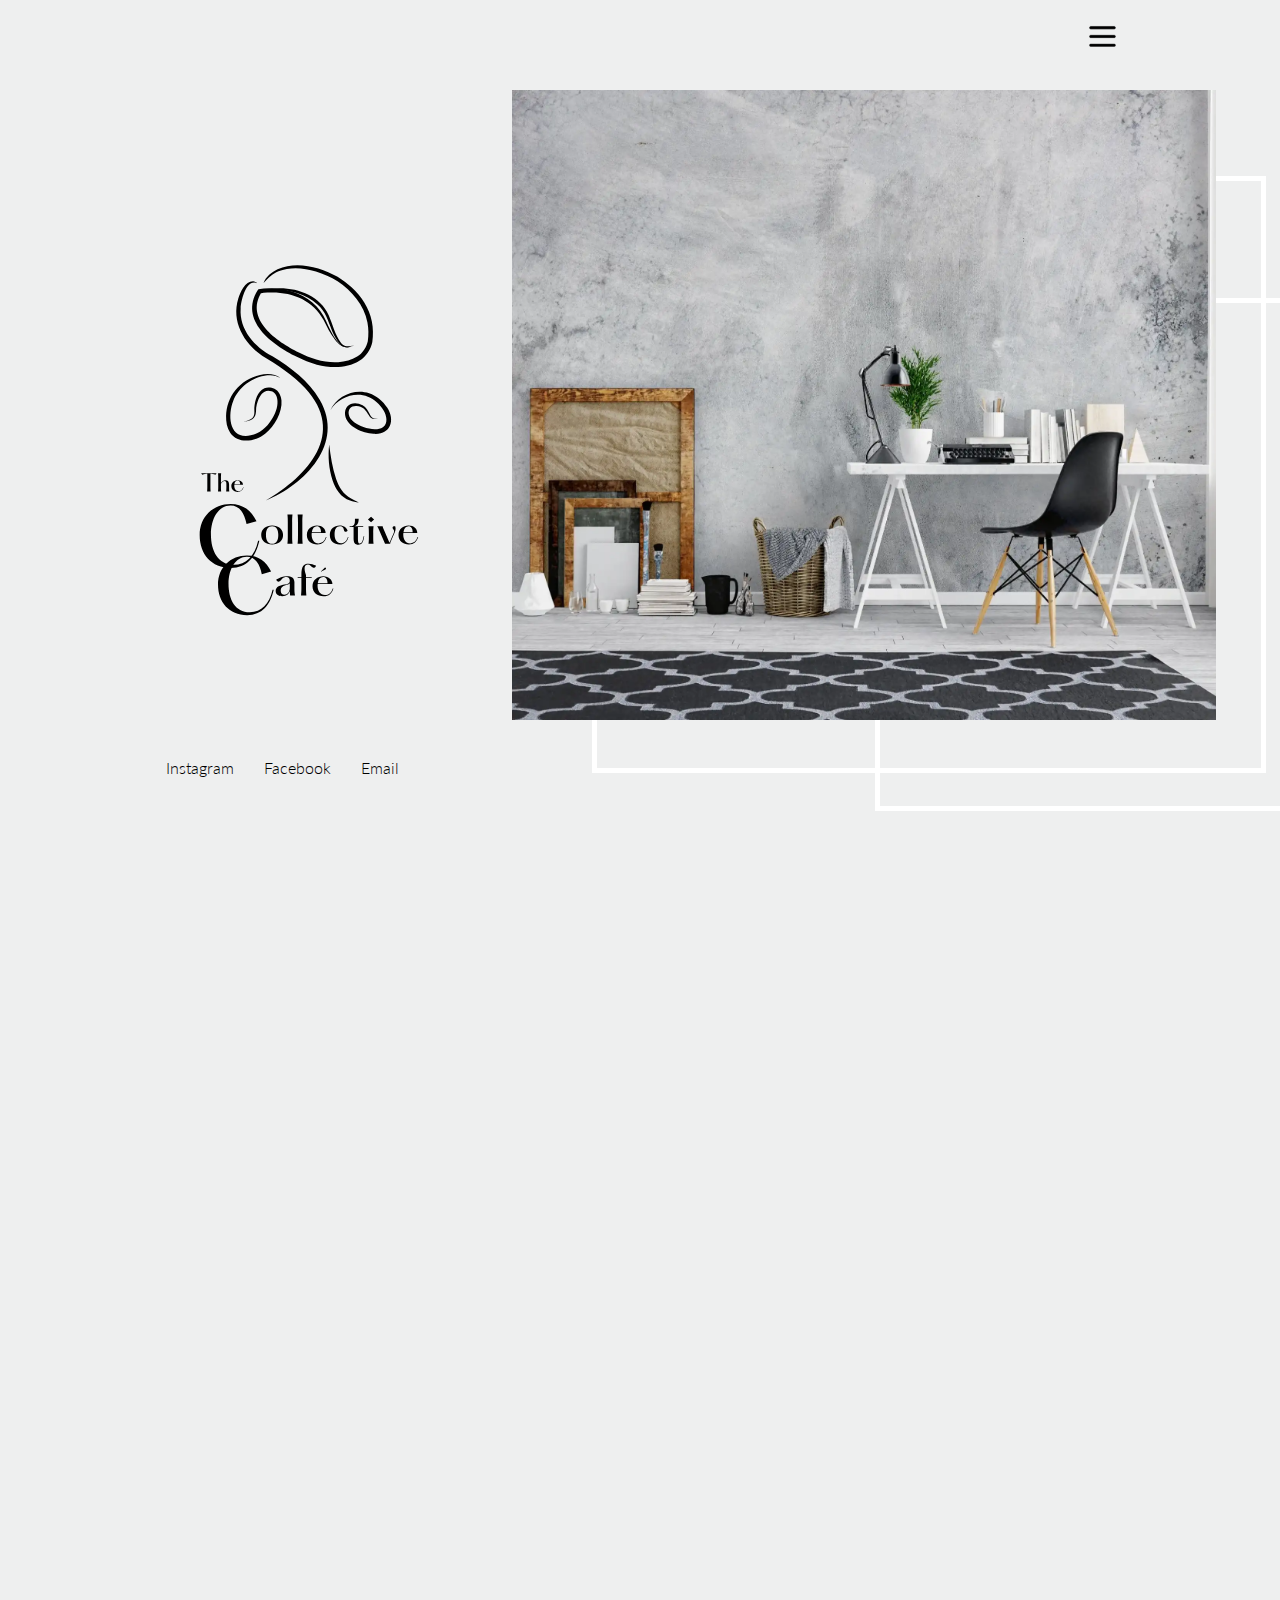
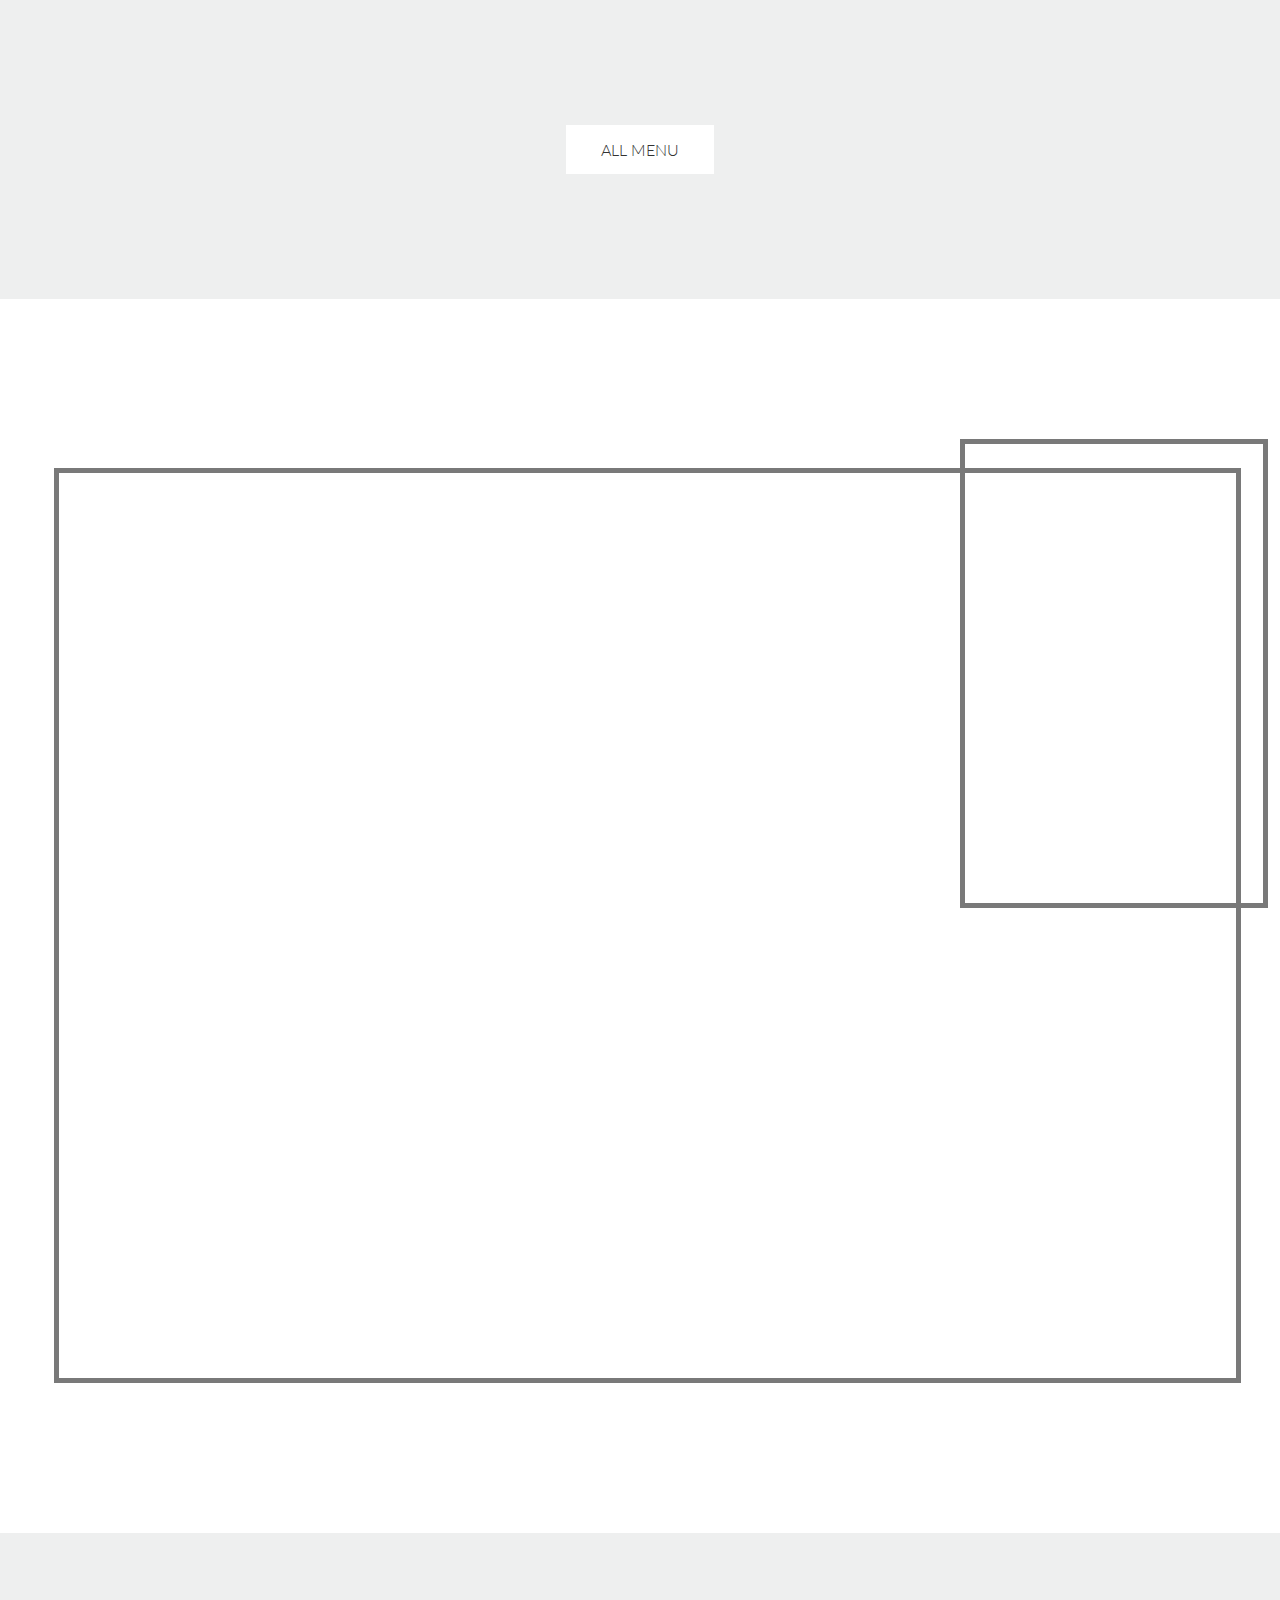
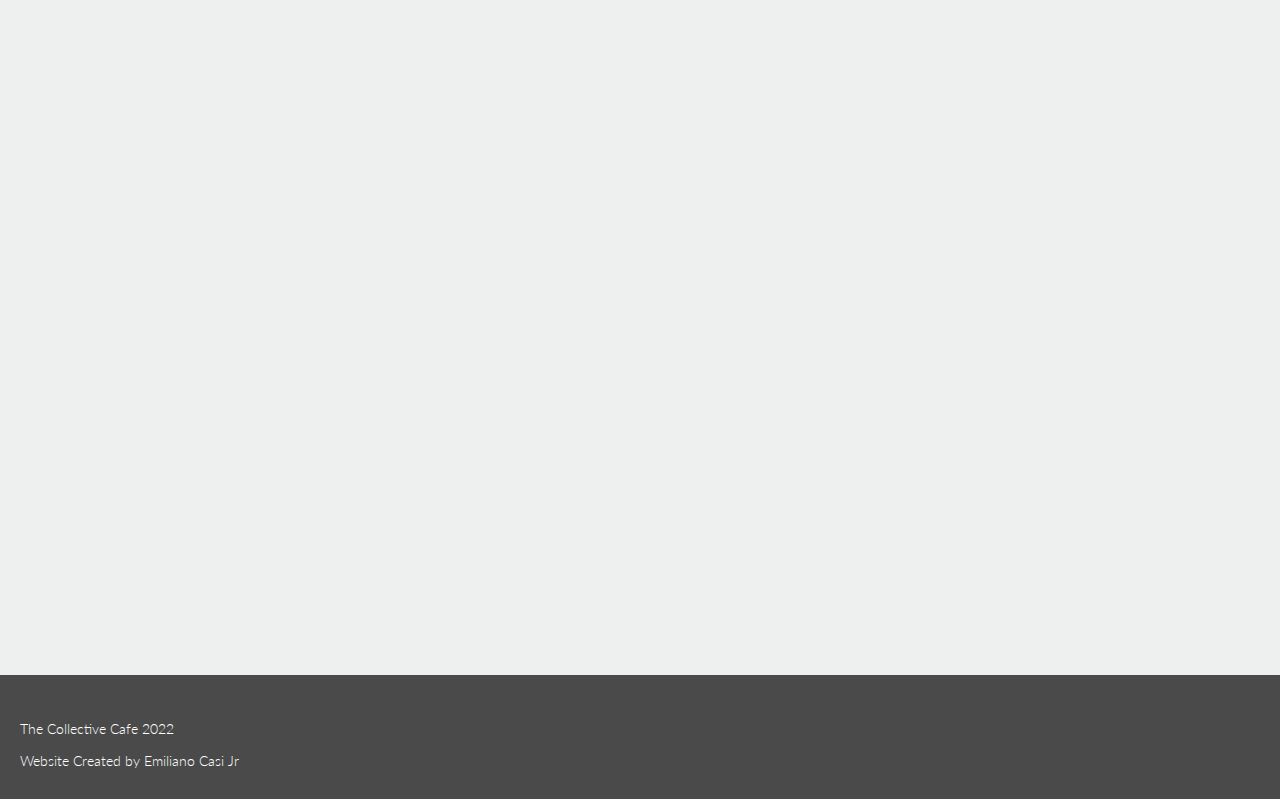
<file: index.html>
<!DOCTYPE html>
<html lang="en">
  <head>
    <meta charset="UTF-8" />
    <meta http-equiv="X-UA-Compatible" content="IE=edge" />
    <meta name="viewport" content="width=device-width, initial-scale=1.0" />
    <meta
      name="description"
      content="Welcome to The Collective Cafe. We offer good drinks, enjoyable place to hang-out, while also being a place of fruitful discussion. Located at Km.6 La Trinidad."
    />
    <link rel="preconnect" href="https://fonts.googleapis.com" />
    <link rel="preconnect" href="https://fonts.gstatic.com" crossorigin />
    <link rel="preload" as="image" href="/img/hero-image.svg" />
    <link rel="preload" as="image" href="/img/hero-background.webp" />
    <link
      href="https://fonts.googleapis.com/css2?family=Lato:wght@300&display=optional"
      rel="stylesheet"
    />
    <link
      href="https://fonts.googleapis.com/css2?family=Shadows+Into+Light&display=swap"
      rel="stylesheet"
    />
    <link
      rel="stylesheet"
      href="https://cdn.jsdelivr.net/npm/swiper@8/swiper-bundle.min.css"
      defer
    />
    <link rel="icon" type="image/x-icon" href="./img/favicon.svg" />
    <link rel="stylesheet" href="css/index.css" />
    <title>The Collective Cafe</title>
  </head>
  <body>
    <!-- Hero Image -->
    <div class="hero-wrapper">
      <div class="hero-image"></div>
      <div class="sharebar">
        <ul>
          <li>
            <a href="https://www.instagram.com/the_collective_cafe/"
              >Instagram</a
            >
          </li>
        </ul>
        <ul>
          <li>
            <a href="https://www.facebook.com/profile.php?id=100088724011674"
              >Facebook</a
            >
          </li>
        </ul>
        <ul>
          <li><a href="mailto: collectivecafe2601@gmail.com">Email</a></li>
        </ul>
      </div>
    </div>

    <!-- NavBar -->
    <nav>
      <ul>
        <li>
          <a href="https://www.instagram.com/the_collective_cafe/"
            ><img
              class="instagram-icon"
              src="./img/instagram.svg"
              alt="instagram account link"
          /></a>
        </li>
        <li>
          <button class="hamburger">
            <img
              class="hamburger-icon"
              src="./img/hamburger.png"
              alt="hamburger-menu"
            />
          </button>
        </li>
      </ul>
      <ul class="hamburger-menu">
        <li>
          <a href="#">Home</a>
        </li>
        <li>
          <a href="./menu/">All Menu</a>
        </li>
        <li>
          <a href="/menu-coffee/">Coffee</a>
        </li>
        <li>
          <a href="/menu-juices/">Passionade</a>
        </li>
        <li>
          <a class="quenchers" href="/menu-quenchers/">Quenchers</a
          ><span>NEW</span>
        </li>
        <li>
          <a href="/menu-breads/">Breads</a>
        </li>
        <!-- <li>
          <a href="./about-us/">About Us</a>
        </li> -->
      </ul>
      <a href="/">
        <img
          class="logo"
          src="./img/hero-image.svg"
          alt="Collective Cafe Logo"
        />
      </a>
    </nav>

    <!-- Products -->
    <div class="products">
      <h2 class="slide-in from-bottom">PRODUCTS</h2>
      <div class="swiper slide-in from-bottom">
        <!-- Additional required wrapper -->
        <div class="swiper-wrapper">
          <!-- Slides -->
          <div class="swiper-slide">
            <video src="./img/brewed.mp4" muted loop autoplay></video>
            <h3>Brewed</h3>
          </div>
          <div class="swiper-slide">
            <video src="./img/Americano.mp4" muted loop autoplay></video>
            <h3>Americano</h3>
          </div>
          <div class="swiper-slide">
            <video src="./img/Capuccino.m4v" muted loop autoplay></video>
            <h3>Capuccino</h3>
          </div>
          <div class="swiper-slide">
            <video src="./img/Latte.m4v" muted loop autoplay></video>
            <h3>Latte</h3>
          </div>
          <div class="swiper-slide">
            <video src="./img/Macchiato.m4v" muted loop autoplay></video>
            <h3>Latte Macchiato</h3>
          </div>
          <div class="swiper-slide">
            <img src="./img/strawberry.webp" alt="" loading="lazy" />
            <h3>Strawberry Passion</h3>
          </div>
          <div class="swiper-slide">
            <img src="./img/raspberry.webp" alt="" loading="lazy" />
            <h3>Raspberry Passion</h3>
          </div>
          <div class="swiper-slide">
            <img src="./img/strawberry.webp" alt="" loading="lazy" />
            <h3>Mixed Berries</h3>
          </div>
          <div class="swiper-slide">
            <img src="./img/strawberry.webp" alt="" loading="lazy" />
            <h3>Strawberry Quench</h3>
          </div>
          <div class="swiper-slide">
            <img src="./img/raspberry.webp" alt="" loading="lazy" />
            <h3>Raspberry Quench</h3>
          </div>
          <div class="swiper-slide">
            <img src="./img/strawberry.webp" alt="" loading="lazy" />
            <h3>Mixed Quench</h3>
          </div>
          <div class="swiper-slide">
            <img src="./img/sour-dough.webp" alt="" loading="lazy" />
            <h3>Sour Dough</h3>
          </div>
          <div class="swiper-slide">
            <img src="./img/croissant-butter.webp" alt="" loading="lazy" />
            <h3>Butter Croissant</h3>
          </div>
          <div class="swiper-slide">
            <img src="./img/croissant-choco.webp" alt="" loading="lazy" />
            <h3>Chocolate Croissant</h3>
          </div>
        </div>
        <!-- If we need pagination -->
        <div class="swiper-pagination"></div>
      </div>
      <a href="menu" class="all-menu">ALL MENU</a>
    </div>

    <!-- Location -->
    <div class="location-wrapper">
      <div class="location">
        <h2 class="slide-in from-bottom">LOCATION</h2>
        <div class="location-details-wrapper">
          <div class="location-details">
            <img
              src="./img/location.webp"
              alt="collective cafe building location"
              class="location-img slide-in from-bottom"
              loading="lazy"
            />

            <div class="text-details">
              <div class="pin-location slide-in from-bottom">
                <img
                  class="icon"
                  src="./img/pin.svg"
                  alt="Pin image. Location on map."
                  loading="lazy"
                />
                <p class="pin-location-text">
                  Km. 6, Halsema Highway, Poblacion, La Trinidad, 2601 Benguet
                </p>
              </div>
              <div class="operating-time slide-in from-bottom">
                <img
                  class="icon"
                  src="./img/clock.svg"
                  alt="Clock image. Operating times."
                  loading="lazy"
                />
                <p class="operating-time-text">
                  Serving from 10:00 AM - 8:00 PM on Weekdays
                </p>
                <p class="operating-time-text">
                  Serving from 10:00 AM - 5:00 PM on Weekends
                </p>
              </div>
            </div>
          </div>
        </div>
        <a
          href="https://goo.gl/maps/E4ZGoRqCxhq728bdA"
          class="google-maps slide-in from-bottom"
          >VIEW ON GOOGLE MAPS</a
        >
      </div>
    </div>

    <!-- Contact Us -->
    <div class="contact-us">
      <h2 class="slide-in from-bottom">CONTACT US</h2>
      <ul>
        <li>
          <a href="https://www.facebook.com/profile.php?id=100088724011674">
            <div class="messenger wrapper slide-in from-left">
              <img
                src="./img/messenger.svg"
                alt="messenger contact details"
                loading="lazy"
              />
              <div class="details">
                <h3>The Collective Cafe</h3>
                <p>Facebook</p>
              </div>
            </div>
          </a>
        </li>
        <li>
          <a href="mailto: collectivecafe2601@gmail.com">
            <div class="email wrapper slide-in from-left">
              <img
                src="./img/email.svg"
                alt="email contact details"
                loading="lazy"
              />
              <div class="details">
                <h3>collectivecafe2601@gmail.com</h3>
                <p>Gmail</p>
              </div>
            </div>
          </a>
        </li>
        <li>
          <a href="#">
            <div class="phone wrapper slide-in from-left">
              <img
                src="./img/phone.svg"
                alt="phone contact details"
                loading="lazy"
              />
              <div class="details">
                <h3>+63948 103 9138</h3>
                <p>SMS/Call</p>
              </div>
            </div>
          </a>
        </li>
      </ul>
    </div>

    <!-- ABOUT US -->
    <!-- <div class="about-us">
      <h2 class="slide-in from-bottom">ABOUT US</h2>
      <div class="about-us-wrapper">
        <img
          src="./img/about-us.webp"
          alt="Collective Cafe Founders"
          class="slide-in from-bottom"
          loading="lazy"
        />
        <a href="about-us" class="slide-in from-bottom">MORE ABOUT US</a>
      </div>
    </div> -->

    <!-- FOOTER -->
    <div class="footer">
      <p>The Collective Cafe 2022</p>
      <p>
        Website Created by
        <a href="https://emilianocasijr.com/">Emiliano Casi Jr</a>
      </p>
    </div>

    <!-- Swiper JS -->
    <script
      src="https://cdn.jsdelivr.net/npm/swiper@8/swiper-bundle.min.js"
      defer
    ></script>
    <!-- Initialize Swiper -->
    <script src="js/swiper.js" defer></script>
  </body>
</html>
</file>
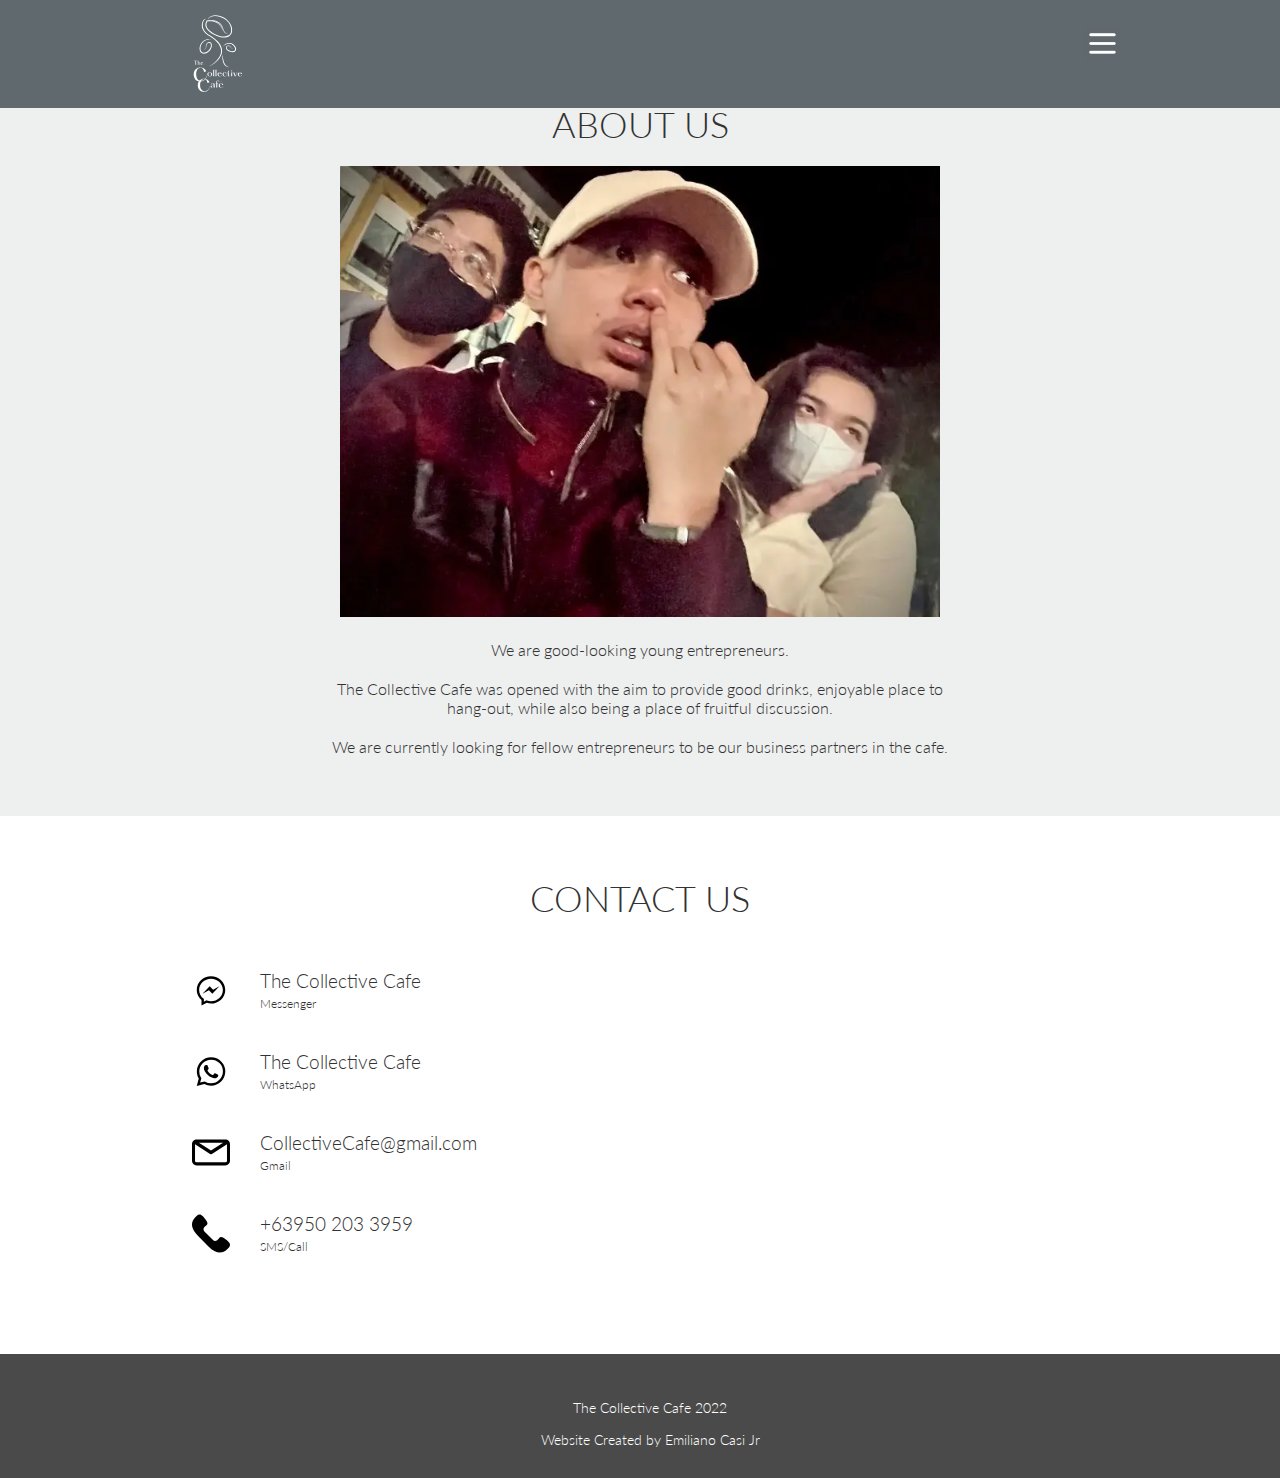
<file: about-us/index.html>
<!DOCTYPE html>
<html lang="en">
  <head>
    <meta charset="UTF-8" />
    <meta http-equiv="X-UA-Compatible" content="IE=edge" />
    <meta name="viewport" content="width=device-width, initial-scale=1.0" />
    <meta
      name="description"
      content="The collective cafe was created with the purpose to gather fellow entrepreneurs. Located at Km.6 La Trinidad."
    />
    <link rel="icon" type="image/x-icon" href="../img/favicon.svg" />
    <link rel="preload" as="image" href="/img/hero-image.svg" />
    <link rel="preload" as="image" href="/img/hero-background.webp" />
    <link rel="preconnect" href="https://fonts.googleapis.com" />
    <link rel="preconnect" href="https://fonts.gstatic.com" crossorigin />
    <link
      href="https://fonts.googleapis.com/css2?family=Lato:wght@300&display=optional"
      rel="stylesheet"
    />
    <link rel="stylesheet" href="../css/about-us.css" />
    <title>The Collective Cafe - About Us</title>
  </head>
  <body>
    <!-- NavBar -->
    <nav class="nav-scrolled">
      <ul>
        <li>
          <a href="#" aria-label="instagram account"
            ><img class="instagram-icon" src="../img/instagram.svg" alt="instagram account link"
          /></a>
        </li>
        <li>
          <button class="hamburger" aria-label="hamburger menu">
            <img class="hamburger-icon" src="../img/hamburger.png" alt="hamburger menu" />
          </button>
        </li>
      </ul>
      <ul class="hamburger-menu">
        <li>
          <a href="../">Home</a>
        </li>
        <li>
          <a href="../menu">Menu</a>
        </li>
        <li>
          <a href="#">About Us</a>
        </li>
      </ul>
      <a href="/">
        <img
          class="logo"
          src="../img/hero-image.svg"
          alt="Collective Cafe Logo"
        />
      </a>
    </nav>

    <div class="about-us">
      <h2>ABOUT US</h2>
      <img src="../img/about-us.webp" alt="" />
      <p>We are good-looking young entrepreneurs.</p>
      <p>
        The Collective Cafe was opened with the aim to provide good drinks,
        enjoyable place to hang-out, while also being a place of fruitful
        discussion.
      </p>
      <p>
        We are currently looking for fellow entrepreneurs to be our business
        partners in the cafe.
      </p>
    </div>

    <div class="contact-us">
      <h2 class="slide-in from-bottom">CONTACT US</h2>
      <ul>
        <li>
          <a href="#">
            <div class="messenger wrapper slide-in from-left">
              <img src="../img/messenger.svg" alt="messenger contact details" />
              <div class="details">
                <h3>The Collective Cafe</h3>
                <p>Messenger</p>
              </div>
            </div>
          </a>
        </li>
        <li>
          <a href="#">
            <div class="whatsapp wrapper slide-in from-left">
              <img src="../img/whatsapp.svg" alt="whatsapp contact details" />
              <div class="details">
                <h3>The Collective Cafe</h3>
                <p>WhatsApp</p>
              </div>
            </div>
          </a>
        </li>
        <li>
          <a href="#">
            <div class="email wrapper slide-in from-left">
              <img src="../img/email.svg" alt="email contact details" />
              <div class="details">
                <h3>CollectiveCafe@gmail.com</h3>
                <p>Gmail</p>
              </div>
            </div>
          </a>
        </li>
        <li>
          <a href="#">
            <div class="phone wrapper slide-in from-left">
              <img src="../img/phone.svg" alt="phone contact details" />
              <div class="details">
                <h3>+63950 203 3959</h3>
                <p>SMS/Call</p>
              </div>
            </div>
          </a>
        </li>
      </ul>
    </div>

    <div class="footer">
      <p>The Collective Cafe 2022</p>
      <p>
        Website Created by
        <a href="https://emilianocasijr.com/">Emiliano Casi Jr</a>
      </p>
    </div>

    <!-- Import JS -->
    <script src="../js/navBar.js"></script>
  </body>
</html>
</file>
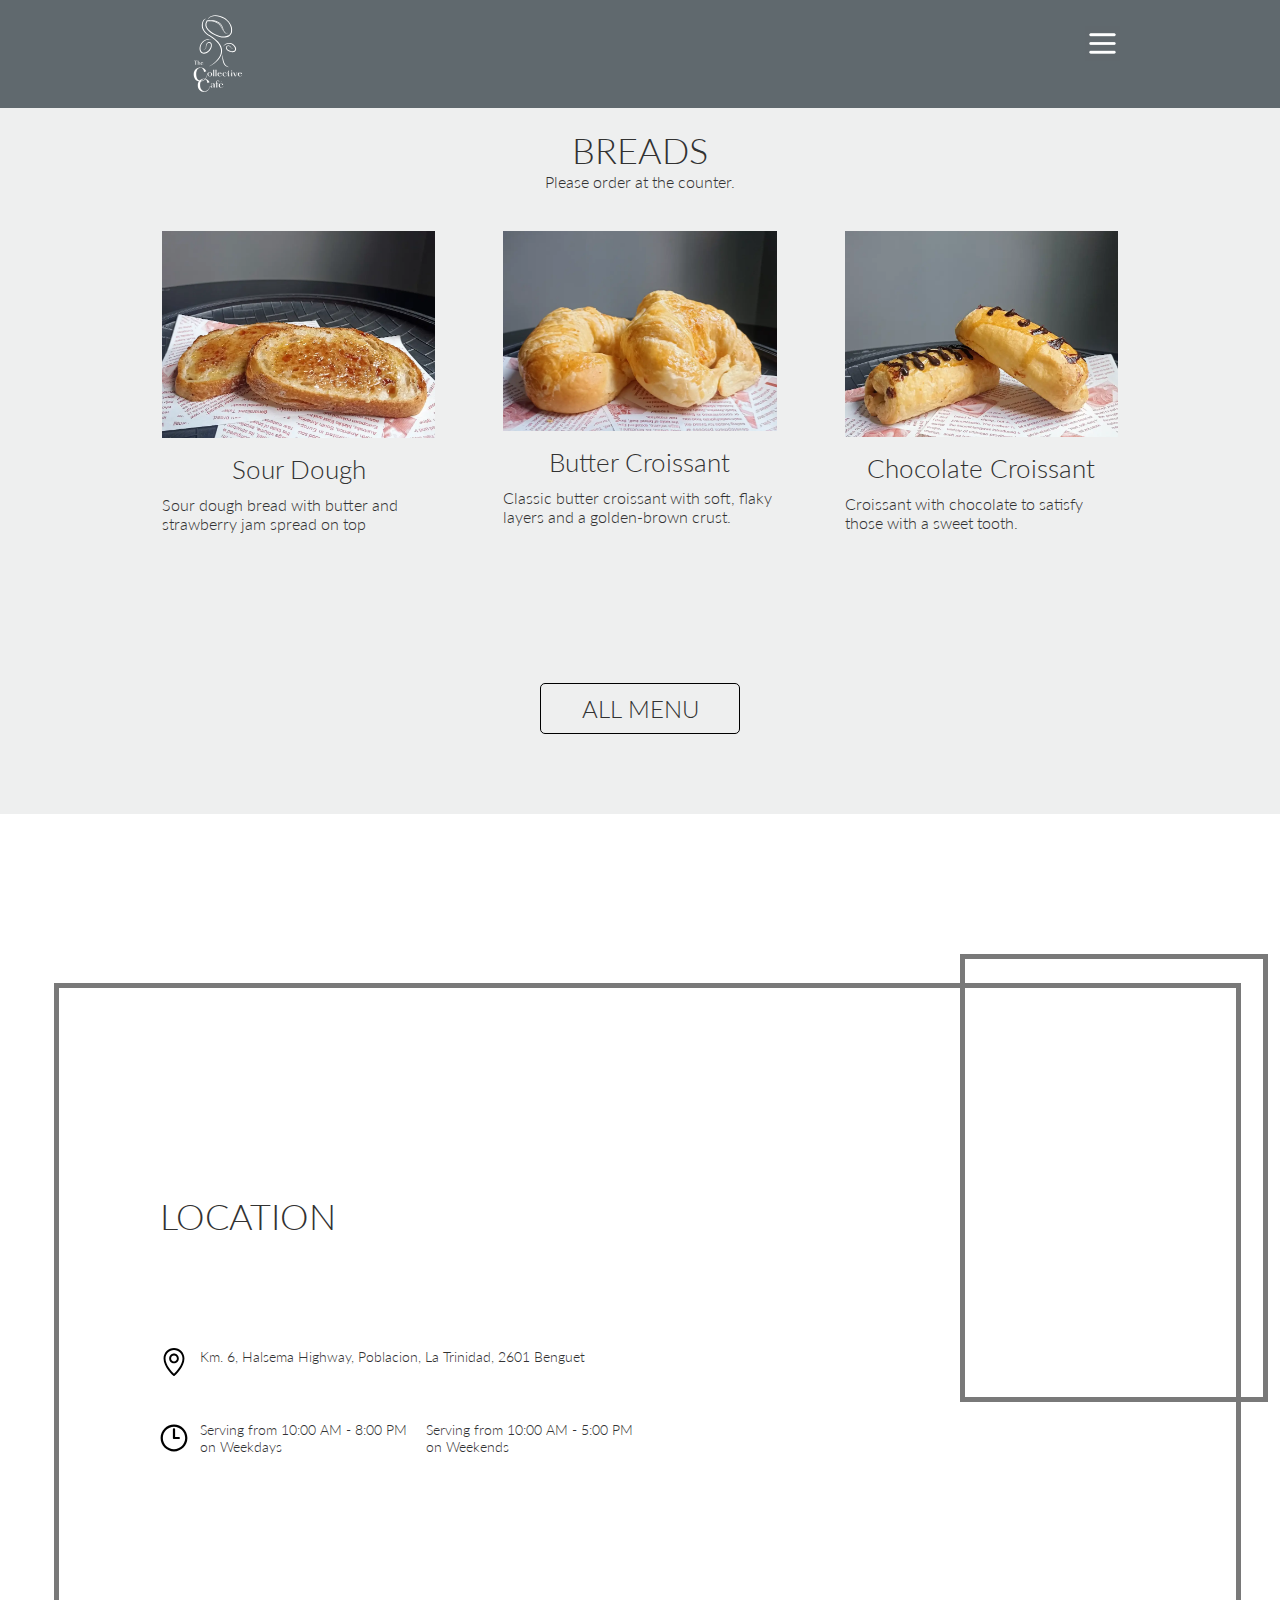
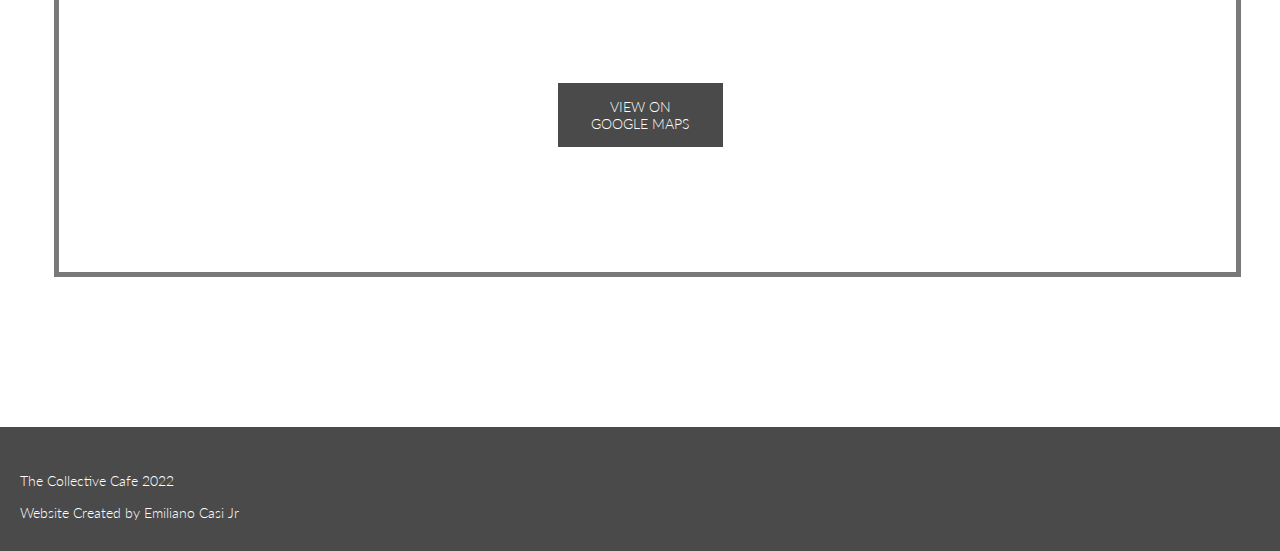
<file: menu-breads/index.html>
<!DOCTYPE html>
<html lang="en">
  <head>
    <meta charset="UTF-8" />
    <meta http-equiv="X-UA-Compatible" content="IE=edge" />
    <meta name="viewport" content="width=device-width, initial-scale=1.0" />
    <meta
      name="description"
      content="The Collective Cafe menu features espresso based coffe, brewed coffe, and unique fruit juices. Located at Km.6 La Trinidad."
    />
    <link rel="icon" type="image/x-icon" href="../img/favicon.svg" />
    <link rel="preload" as="image" href="/img/hero-image.svg" />
    <link rel="preload" as="image" href="/img/hero-background.webp" />
    <link rel="preconnect" href="https://fonts.googleapis.com" />
    <link rel="preconnect" href="https://fonts.gstatic.com" crossorigin />
    <link
      href="https://fonts.googleapis.com/css2?family=Lato:wght@300&display=optional"
      rel="stylesheet"
    />
    <link
      href="https://fonts.googleapis.com/css2?family=Shadows+Into+Light&display=swap"
      rel="stylesheet"
    />
    <link rel="stylesheet" href="../css/menu.css" />
    <title>The Collective Cafe - Menu</title>
  </head>
  <body>
    <!-- NavBar -->
    <nav class="nav-scrolled">
      <ul>
        <li>
          <a
            href="https://www.instagram.com/the_collective_cafe/"
            aria-label="instagram link"
            ><img
              class="instagram-icon"
              src="../img/instagram.svg"
              alt="instagram account link"
          /></a>
        </li>
        <li>
          <button class="hamburger" aria-label="hamburger-menu">
            <img
              class="hamburger-icon"
              src="../img/hamburger.png"
              alt="hamburger-menu"
            />
          </button>
        </li>
      </ul>
      <ul class="hamburger-menu">
        <li>
          <a href="../">Home</a>
        </li>
        <li>
          <a href="../menu/">All Menu</a>
        </li>
        <li>
          <a href="../menu-coffee/">Coffee</a>
        </li>
        <li>
          <a href="../menu-juices/">Passionade</a>
        </li>
        <li>
          <a class="quenchers" href="/menu-quenchers/">Quenchers</a
          ><span>NEW</span>
        </li>
        <li>
          <a href="../menu-breads/">Breads</a>
        </li>
        <!-- <li>
          <a href="../about-us">About Us</a>
        </li> -->
      </ul>
      <a href="/">
        <img
          class="logo"
          src="../img/hero-image.svg"
          alt="Collective Cafe Logo"
        />
      </a>
    </nav>

    <!-- Menu -->
    <div class="menu">
      <ul>
        <h2>BREADS</h2>
        <p class="centered title-description">Please order at the counter.</p>
        <li>
          <img src="../img/sour-dough.webp" alt="Coffee" />
          <h3>Sour Dough</h3>
          <p>Sour dough bread with butter and strawberry jam spread on top</p>
        </li>
        <li>
          <img src="../img/croissant-butter.webp" alt="Coffee" />
          <h3>Butter Croissant</h3>
          <p>
            Classic butter croissant with soft, flaky layers and a golden-brown
            crust.
          </p>
        </li>
        <li>
          <img src="../img/croissant-choco.webp" alt="Coffee" />
          <h3>Chocolate Croissant</h3>
          <p>Croissant with chocolate to satisfy those with a sweet tooth.</p>
        </li>
      </ul>

      <div class="menu-nav-item all-menu-button">
        <a href="../menu"><h4>ALL MENU</h4></a>
      </div>
    </div>

    <!-- Location -->
    <div class="location-wrapper">
      <div class="location">
        <h2 class="slide-in from-bottom">LOCATION</h2>
        <div class="location-details-wrapper">
          <div class="location-details">
            <iframe
              defer
              class="location-img slide-in from-bottom"
              src="https://www.google.com/maps/embed?pb=!1m18!1m12!1m3!1d956.5691368546304!2d120.58731522919653!3d16.461528799289997!2m3!1f0!2f0!3f0!3m2!1i1024!2i768!4f13.1!3m3!1m2!1s0x3391a3ec48556439%3A0xfb5b4cc80917e936!2sThe%20Collective%20Caf%C3%A9!5e0!3m2!1sen!2sph!4v1670902204829!5m2!1sen!2sph"
              width="600"
              height="450"
              style="border: 0"
              allowfullscreen=""
              loading="lazy"
              referrerpolicy="no-referrer-when-downgrade"
            ></iframe>

            <div class="text-details">
              <div class="pin-location slide-in from-bottom">
                <img
                  class="icon"
                  src="../img/pin.svg"
                  alt="Pin image. Location on map."
                  loading="lazy"
                />
                <p class="pin-location-text">
                  Km. 6, Halsema Highway, Poblacion, La Trinidad, 2601 Benguet
                </p>
              </div>
              <div class="operating-time slide-in from-bottom">
                <img
                  class="icon"
                  src="../img/clock.svg"
                  alt="Clock image. Operating times."
                  loading="lazy"
                />
                <p class="operating-time-text">
                  Serving from 10:00 AM - 8:00 PM on Weekdays
                </p>
                <p class="operating-time-text">
                  Serving from 10:00 AM - 5:00 PM on Weekends
                </p>
              </div>
            </div>
          </div>
        </div>
        <a
          href="https://goo.gl/maps/E4ZGoRqCxhq728bdA"
          class="google-maps slide-in from-bottom"
          >VIEW ON GOOGLE MAPS</a
        >
      </div>
    </div>

    <!-- FOOTER -->
    <div class="footer">
      <p>The Collective Cafe 2022</p>
      <p>
        Website Created by
        <a href="https://emilianocasijr.com/">Emiliano Casi Jr</a>
      </p>
    </div>

    <!-- Import JS -->
    <script src="../js/navBar.js"></script>
  </body>
</html>
</file>
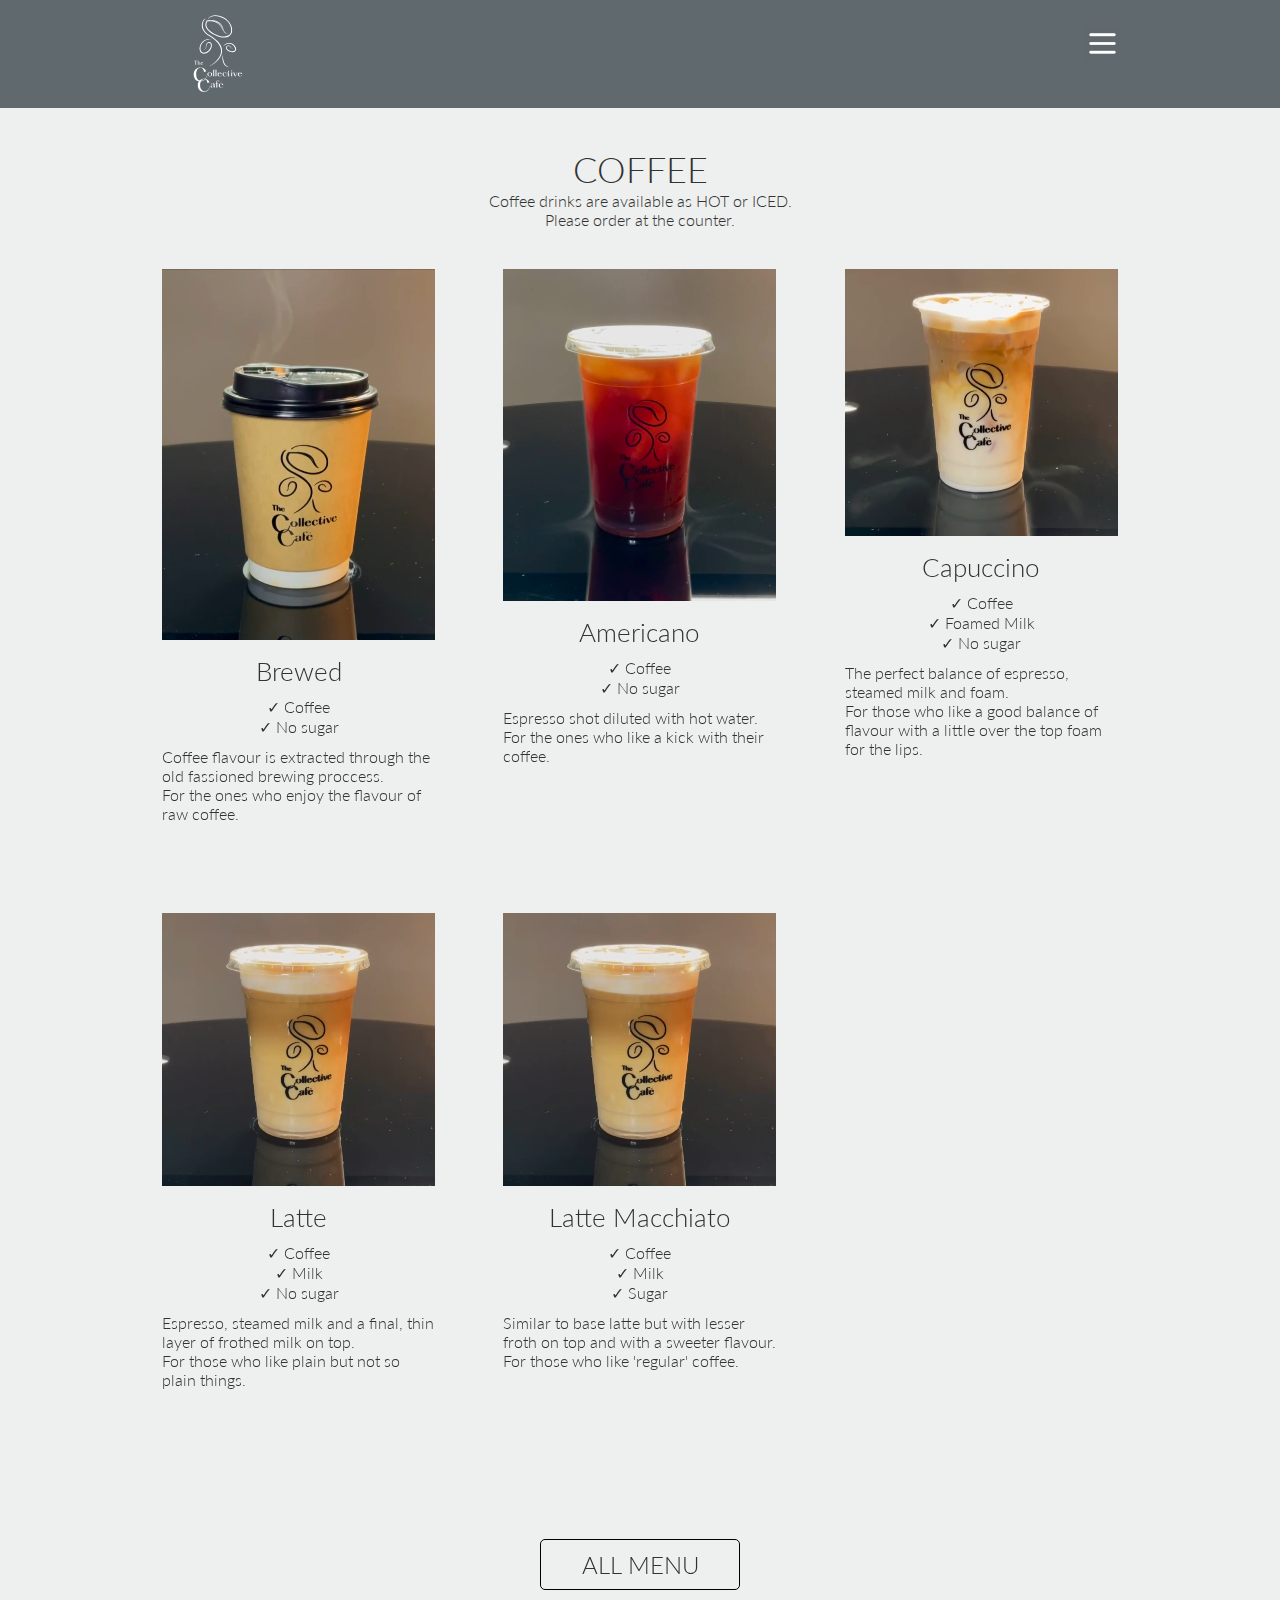
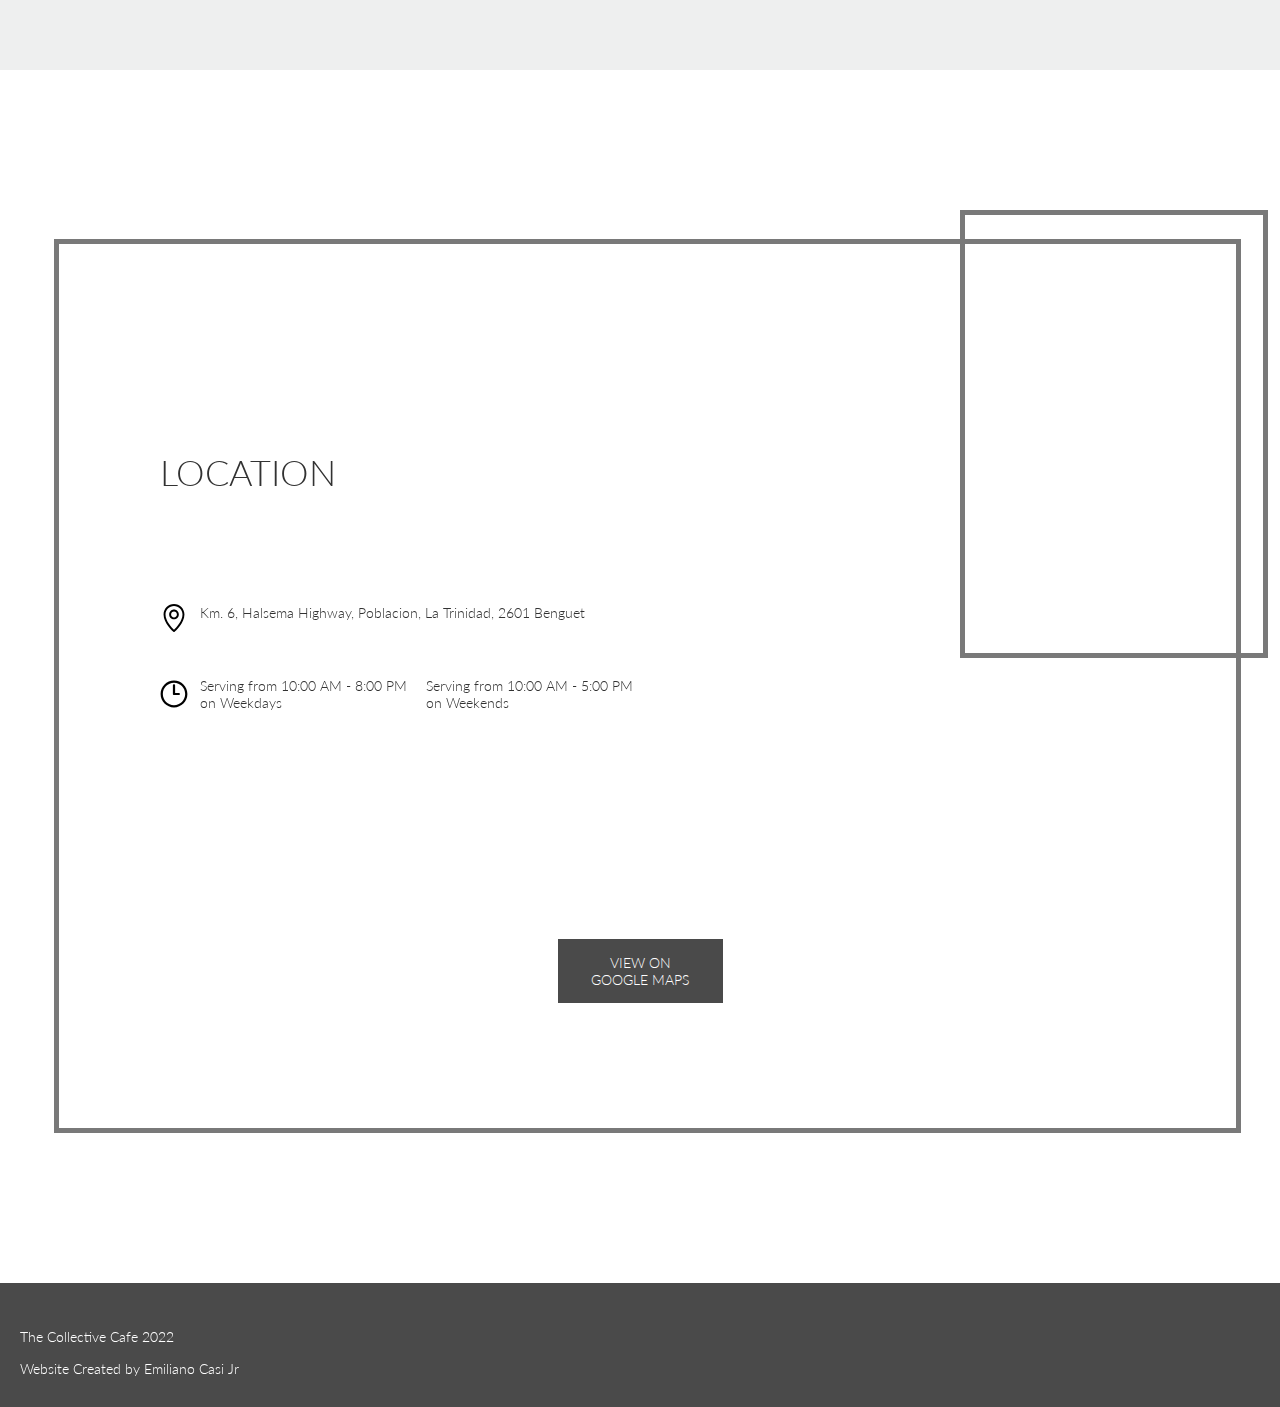
<file: menu-coffee/index.html>
<!DOCTYPE html>
<html lang="en">
  <head>
    <meta charset="UTF-8" />
    <meta http-equiv="X-UA-Compatible" content="IE=edge" />
    <meta name="viewport" content="width=device-width, initial-scale=1.0" />
    <meta
      name="description"
      content="The Collective Cafe menu features espresso based coffe, brewed coffe, and unique fruit juices. Located at Km.6 La Trinidad."
    />
    <link rel="icon" type="image/x-icon" href="../img/favicon.svg" />
    <link rel="preload" as="image" href="/img/hero-image.svg" />
    <link rel="preload" as="image" href="/img/hero-background.webp" />
    <link rel="preconnect" href="https://fonts.googleapis.com" />
    <link rel="preconnect" href="https://fonts.gstatic.com" crossorigin />
    <link
      href="https://fonts.googleapis.com/css2?family=Lato:wght@300&display=optional"
      rel="stylesheet"
    />
    <link
      href="https://fonts.googleapis.com/css2?family=Shadows+Into+Light&display=swap"
      rel="stylesheet"
    />
    <link rel="stylesheet" href="../css/menu.css" />
    <title>The Collective Cafe - Menu</title>
  </head>
  <body>
    <!-- NavBar -->
    <nav class="nav-scrolled">
      <ul>
        <li>
          <a
            href="https://www.instagram.com/the_collective_cafe/"
            aria-label="instagram link"
            ><img
              class="instagram-icon"
              src="../img/instagram.svg"
              alt="instagram account link"
          /></a>
        </li>
        <li>
          <button class="hamburger" aria-label="hamburger-menu">
            <img
              class="hamburger-icon"
              src="../img/hamburger.png"
              alt="hamburger-menu"
            />
          </button>
        </li>
      </ul>
      <ul class="hamburger-menu">
        <li>
          <a href="../">Home</a>
        </li>
        <li>
          <a href="../menu/">All Menu</a>
        </li>
        <li>
          <a href="../menu-coffee/">Coffee</a>
        </li>
        <li>
          <a href="../menu-juices/">Passionade</a>
        </li>
        <li>
          <a class="quenchers" href="/menu-quenchers/">Quenchers</a
          ><span>NEW</span>
        </li>
        <li>
          <a href="../menu-breads/">Breads</a>
        </li>
        <!-- <li>
          <a href="../about-us">About Us</a>
        </li> -->
      </ul>
      <a href="/">
        <img
          class="logo"
          src="../img/hero-image.svg"
          alt="Collective Cafe Logo"
        />
      </a>
    </nav>

    <!-- Menu -->
    <div class="menu">
      <ul>
        <br />
        <h2>COFFEE</h2>
        <p class="centered title-description">
          Coffee drinks are available as HOT or ICED.
        </p>
        <p class="centered title-description">Please order at the counter.</p>
        <li>
          <video src="../img/brewed.mp4" muted loop autoplay></video>
          <h3>Brewed</h3>
          <p class="centered">✓ Coffee</p>
          <p class="centered last-check">✓ No sugar</p>
          <p>
            Coffee flavour is extracted through the old fassioned brewing
            proccess.
          </p>
          <p>For the ones who enjoy the flavour of raw coffee.</p>
        </li>
        <li>
          <video src="../img/Americano.mp4" muted loop autoplay></video>
          <h3>Americano</h3>
          <p class="centered">✓ Coffee</p>
          <p class="centered last-check">✓ No sugar</p>
          <p>Espresso shot diluted with hot water.</p>
          <p>For the ones who like a kick with their coffee.</p>
        </li>
        <li>
          <video src="../img/Capuccino.m4v" muted loop autoplay></video>
          <h3>Capuccino</h3>
          <p class="centered">✓ Coffee</p>
          <p class="centered">✓ Foamed Milk</p>
          <p class="centered last-check">✓ No sugar</p>
          <p>The perfect balance of espresso, steamed milk and foam.</p>
          <p>
            For those who like a good balance of flavour with a little over the
            top foam for the lips.
          </p>
        </li>
        <li>
          <video src="../img/Latte.m4v" muted loop autoplay></video>
          <h3>Latte</h3>
          <p class="centered">✓ Coffee</p>
          <p class="centered">✓ Milk</p>
          <p class="centered last-check">✓ No sugar</p>
          <p>
            Espresso, steamed milk and a final, thin layer of frothed milk on
            top.
          </p>
          <p>For those who like plain but not so plain things.</p>
        </li>
        <li>
          <video src="../img/Macchiato.m4v" muted loop autoplay></video>
          <h3>Latte Macchiato</h3>
          <p class="centered">✓ Coffee</p>
          <p class="centered">✓ Milk</p>
          <p class="centered last-check">✓ Sugar</p>
          <p>
            Similar to base latte but with lesser froth on top and with a
            sweeter flavour.
          </p>
          <p>For those who like 'regular' coffee.</p>
        </li>
      </ul>

      <div class="menu-nav-item all-menu-button">
        <a href="../menu"><h4>ALL MENU</h4></a>
      </div>
    </div>

    <!-- Location -->
    <div class="location-wrapper">
      <div class="location">
        <h2 class="slide-in from-bottom">LOCATION</h2>
        <div class="location-details-wrapper">
          <div class="location-details">
            <iframe
              defer
              class="location-img slide-in from-bottom"
              src="https://www.google.com/maps/embed?pb=!1m18!1m12!1m3!1d956.5691368546304!2d120.58731522919653!3d16.461528799289997!2m3!1f0!2f0!3f0!3m2!1i1024!2i768!4f13.1!3m3!1m2!1s0x3391a3ec48556439%3A0xfb5b4cc80917e936!2sThe%20Collective%20Caf%C3%A9!5e0!3m2!1sen!2sph!4v1670902204829!5m2!1sen!2sph"
              width="600"
              height="450"
              style="border: 0"
              allowfullscreen=""
              loading="lazy"
              referrerpolicy="no-referrer-when-downgrade"
            ></iframe>

            <div class="text-details">
              <div class="pin-location slide-in from-bottom">
                <img
                  class="icon"
                  src="../img/pin.svg"
                  alt="Pin image. Location on map."
                  loading="lazy"
                />
                <p class="pin-location-text">
                  Km. 6, Halsema Highway, Poblacion, La Trinidad, 2601 Benguet
                </p>
              </div>
              <div class="operating-time slide-in from-bottom">
                <img
                  class="icon"
                  src="../img/clock.svg"
                  alt="Clock image. Operating times."
                  loading="lazy"
                />
                <p class="operating-time-text">
                  Serving from 10:00 AM - 8:00 PM on Weekdays
                </p>
                <p class="operating-time-text">
                  Serving from 10:00 AM - 5:00 PM on Weekends
                </p>
              </div>
            </div>
          </div>
        </div>
        <a
          href="https://goo.gl/maps/E4ZGoRqCxhq728bdA"
          class="google-maps slide-in from-bottom"
          >VIEW ON GOOGLE MAPS</a
        >
      </div>
    </div>

    <!-- FOOTER -->
    <div class="footer">
      <p>The Collective Cafe 2022</p>
      <p>
        Website Created by
        <a href="https://emilianocasijr.com/">Emiliano Casi Jr</a>
      </p>
    </div>

    <!-- Import JS -->
    <script src="../js/navBar.js"></script>
  </body>
</html>
</file>
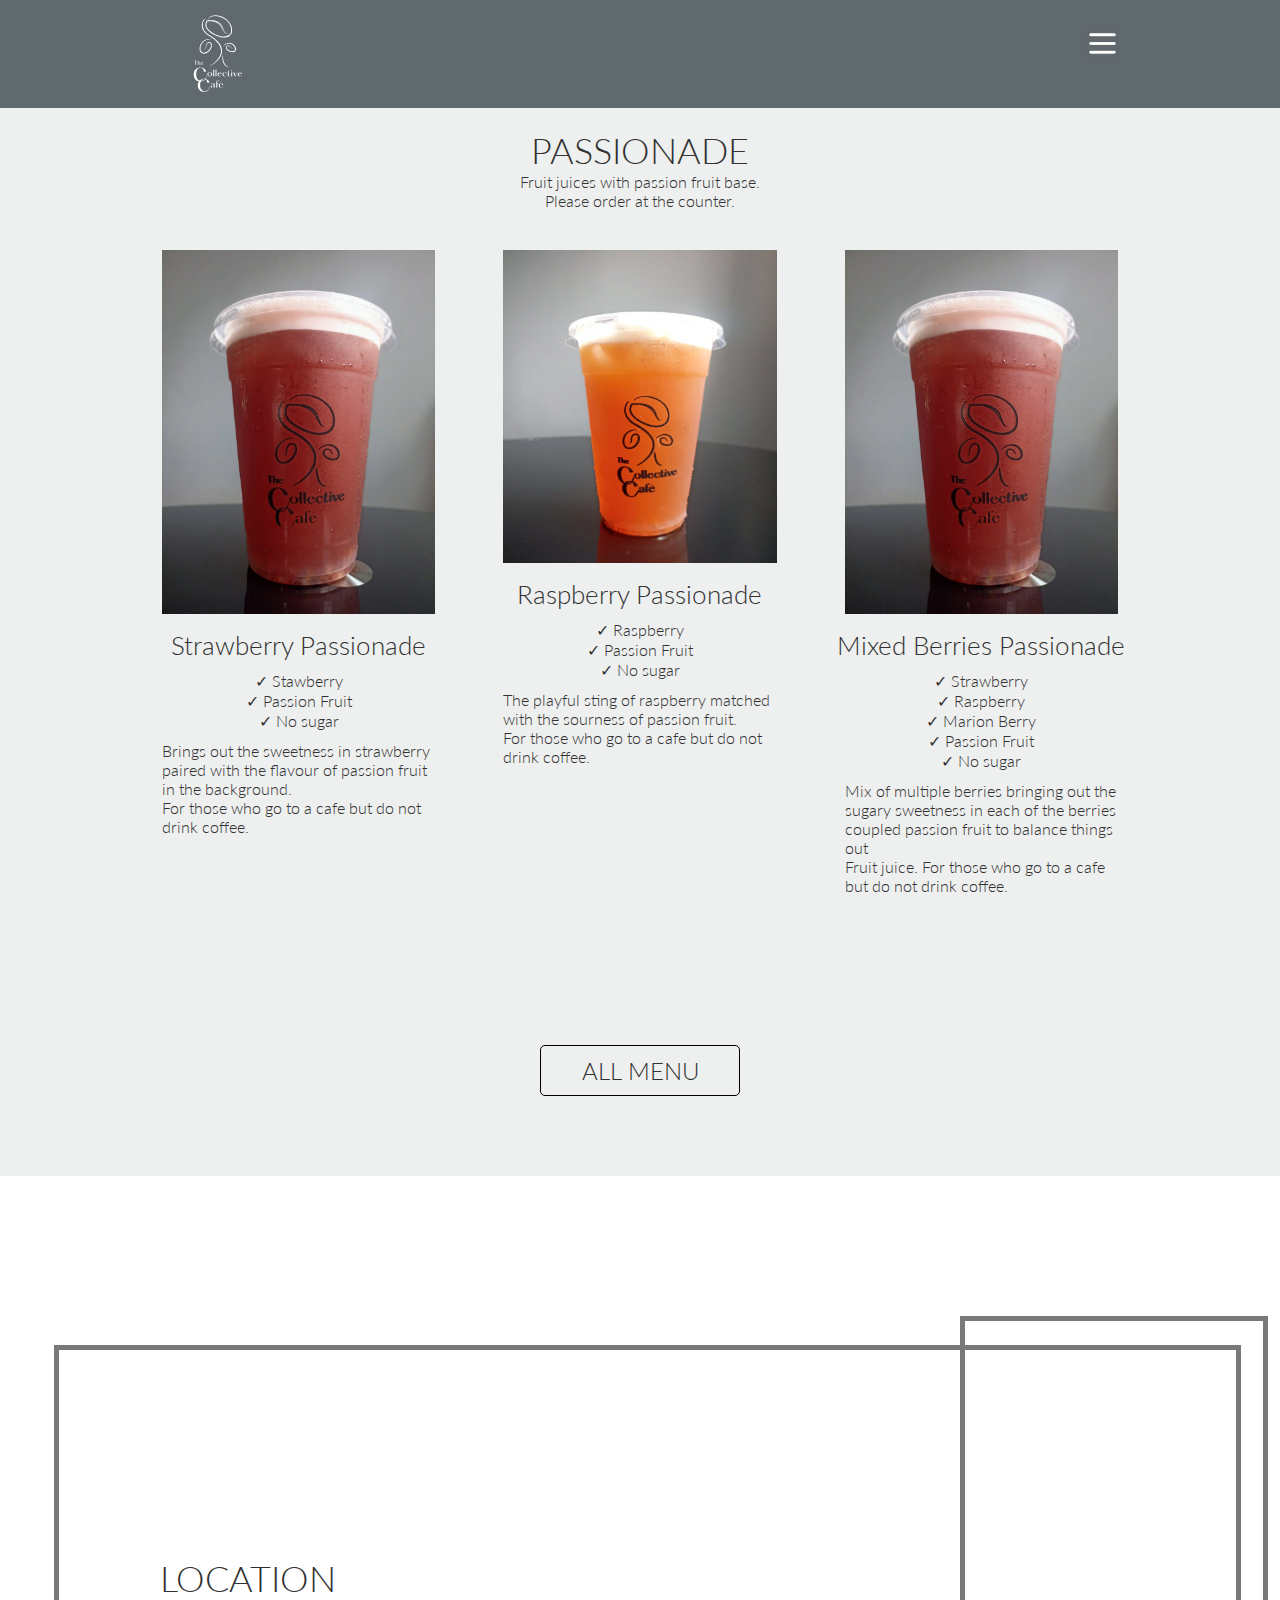
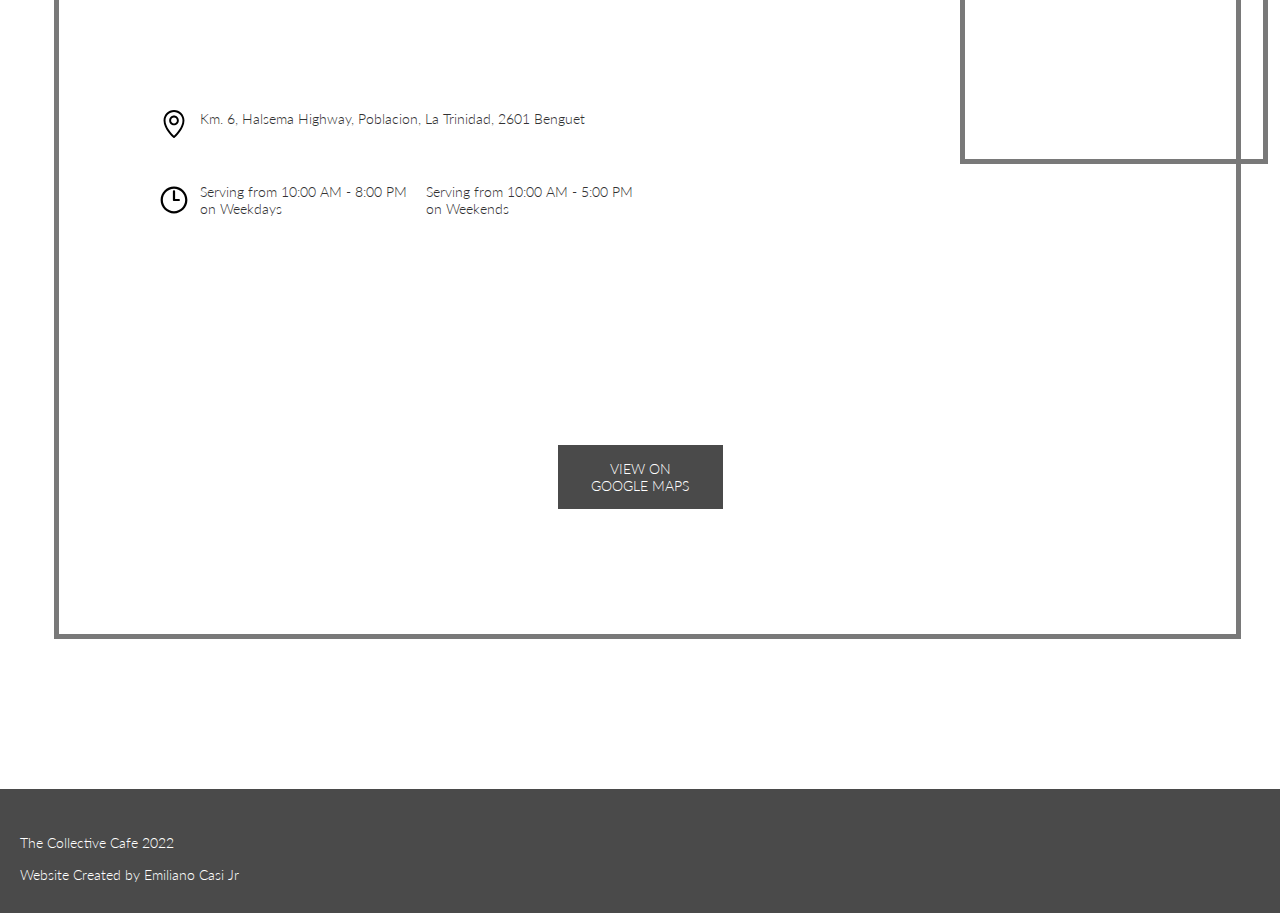
<file: menu-juices/index.html>
<!DOCTYPE html>
<html lang="en">
  <head>
    <meta charset="UTF-8" />
    <meta http-equiv="X-UA-Compatible" content="IE=edge" />
    <meta name="viewport" content="width=device-width, initial-scale=1.0" />
    <meta
      name="description"
      content="The Collective Cafe menu features espresso based coffe, brewed coffe, and unique fruit juices. Located at Km.6 La Trinidad."
    />
    <link rel="icon" type="image/x-icon" href="../img/favicon.svg" />
    <link rel="preload" as="image" href="/img/hero-image.svg" />
    <link rel="preload" as="image" href="/img/hero-background.webp" />
    <link rel="preconnect" href="https://fonts.googleapis.com" />
    <link rel="preconnect" href="https://fonts.gstatic.com" crossorigin />
    <link
      href="https://fonts.googleapis.com/css2?family=Lato:wght@300&display=optional"
      rel="stylesheet"
    />
    <link
      href="https://fonts.googleapis.com/css2?family=Shadows+Into+Light&display=swap"
      rel="stylesheet"
    />
    <link rel="stylesheet" href="../css/menu.css" />
    <title>The Collective Cafe - Menu</title>
  </head>
  <body>
    <!-- NavBar -->
    <nav class="nav-scrolled">
      <ul>
        <li>
          <a
            href="https://www.instagram.com/the_collective_cafe/"
            aria-label="instagram link"
            ><img
              class="instagram-icon"
              src="../img/instagram.svg"
              alt="instagram account link"
          /></a>
        </li>
        <li>
          <button class="hamburger" aria-label="hamburger-menu">
            <img
              class="hamburger-icon"
              src="../img/hamburger.png"
              alt="hamburger-menu"
            />
          </button>
        </li>
      </ul>
      <ul class="hamburger-menu">
        <li>
          <a href="../">Home</a>
        </li>
        <li>
          <a href="../menu/">All Menu</a>
        </li>
        <li>
          <a href="../menu-coffee/">Coffee</a>
        </li>
        <li>
          <a href="../menu-juices/">Passionade</a>
        </li>
        <li>
          <a class="quenchers" href="/menu-quenchers/">Quenchers</a
          ><span>NEW</span>
        </li>
        <li>
          <a href="../menu-breads/">Breads</a>
        </li>
        <!-- <li>
          <a href="../about-us">About Us</a>
        </li> -->
      </ul>
      <a href="/">
        <img
          class="logo"
          src="../img/hero-image.svg"
          alt="Collective Cafe Logo"
        />
      </a>
    </nav>

    <!-- Menu -->
    <div class="menu">
      <ul>
        <h2>PASSIONADE</h2>
        <p class="centered title-description">
          Fruit juices with passion fruit base.
        </p>
        <p class="centered title-description">Please order at the counter.</p>
        <li>
          <img src="../img/strawberry.webp" alt="Coffee" />
          <h3>Strawberry Passionade</h3>
          <p class="centered">✓ Stawberry</p>
          <p class="centered">✓ Passion Fruit</p>
          <p class="centered last-check">✓ No sugar</p>
          <p>
            Brings out the sweetness in strawberry paired with the flavour of
            passion fruit in the background.
          </p>
          <p>For those who go to a cafe but do not drink coffee.</p>
        </li>
        <li>
          <img src="../img/raspberry.webp" alt="Coffee" />
          <h3>Raspberry Passionade</h3>
          <p class="centered">✓ Raspberry</p>
          <p class="centered">✓ Passion Fruit</p>
          <p class="centered last-check">✓ No sugar</p>
          <p>
            The playful sting of raspberry matched with the sourness of passion
            fruit.
          </p>
          <p>For those who go to a cafe but do not drink coffee.</p>
        </li>
        <li>
          <img src="../img/strawberry.webp" alt="Coffee" />
          <h3>Mixed Berries Passionade</h3>
          <p class="centered">✓ Strawberry</p>
          <p class="centered">✓ Raspberry</p>
          <p class="centered">✓ Marion Berry</p>
          <p class="centered">✓ Passion Fruit</p>
          <p class="centered last-check">✓ No sugar</p>
          <p>
            Mix of multiple berries bringing out the sugary sweetness in each of
            the berries coupled passion fruit to balance things out
          </p>
          <p>
            Fruit juice. For those who go to a cafe but do not drink coffee.
          </p>
        </li>
      </ul>

      <div class="menu-nav-item all-menu-button">
        <a href="../menu"><h4>ALL MENU</h4></a>
      </div>
    </div>

    <!-- Location -->
    <div class="location-wrapper">
      <div class="location">
        <h2 class="slide-in from-bottom">LOCATION</h2>
        <div class="location-details-wrapper">
          <div class="location-details">
            <iframe
              defer
              class="location-img slide-in from-bottom"
              src="https://www.google.com/maps/embed?pb=!1m18!1m12!1m3!1d956.5691368546304!2d120.58731522919653!3d16.461528799289997!2m3!1f0!2f0!3f0!3m2!1i1024!2i768!4f13.1!3m3!1m2!1s0x3391a3ec48556439%3A0xfb5b4cc80917e936!2sThe%20Collective%20Caf%C3%A9!5e0!3m2!1sen!2sph!4v1670902204829!5m2!1sen!2sph"
              width="600"
              height="450"
              style="border: 0"
              allowfullscreen=""
              loading="lazy"
              referrerpolicy="no-referrer-when-downgrade"
            ></iframe>

            <div class="text-details">
              <div class="pin-location slide-in from-bottom">
                <img
                  class="icon"
                  src="../img/pin.svg"
                  alt="Pin image. Location on map."
                  loading="lazy"
                />
                <p class="pin-location-text">
                  Km. 6, Halsema Highway, Poblacion, La Trinidad, 2601 Benguet
                </p>
              </div>
              <div class="operating-time slide-in from-bottom">
                <img
                  class="icon"
                  src="../img/clock.svg"
                  alt="Clock image. Operating times."
                  loading="lazy"
                />
                <p class="operating-time-text">
                  Serving from 10:00 AM - 8:00 PM on Weekdays
                </p>
                <p class="operating-time-text">
                  Serving from 10:00 AM - 5:00 PM on Weekends
                </p>
              </div>
            </div>
          </div>
        </div>
        <a
          href="https://goo.gl/maps/E4ZGoRqCxhq728bdA"
          class="google-maps slide-in from-bottom"
          >VIEW ON GOOGLE MAPS</a
        >
      </div>
    </div>

    <!-- FOOTER -->
    <div class="footer">
      <p>The Collective Cafe 2022</p>
      <p>
        Website Created by
        <a href="https://emilianocasijr.com/">Emiliano Casi Jr</a>
      </p>
    </div>

    <!-- Import JS -->
    <script src="../js/navBar.js"></script>
  </body>
</html>
</file>
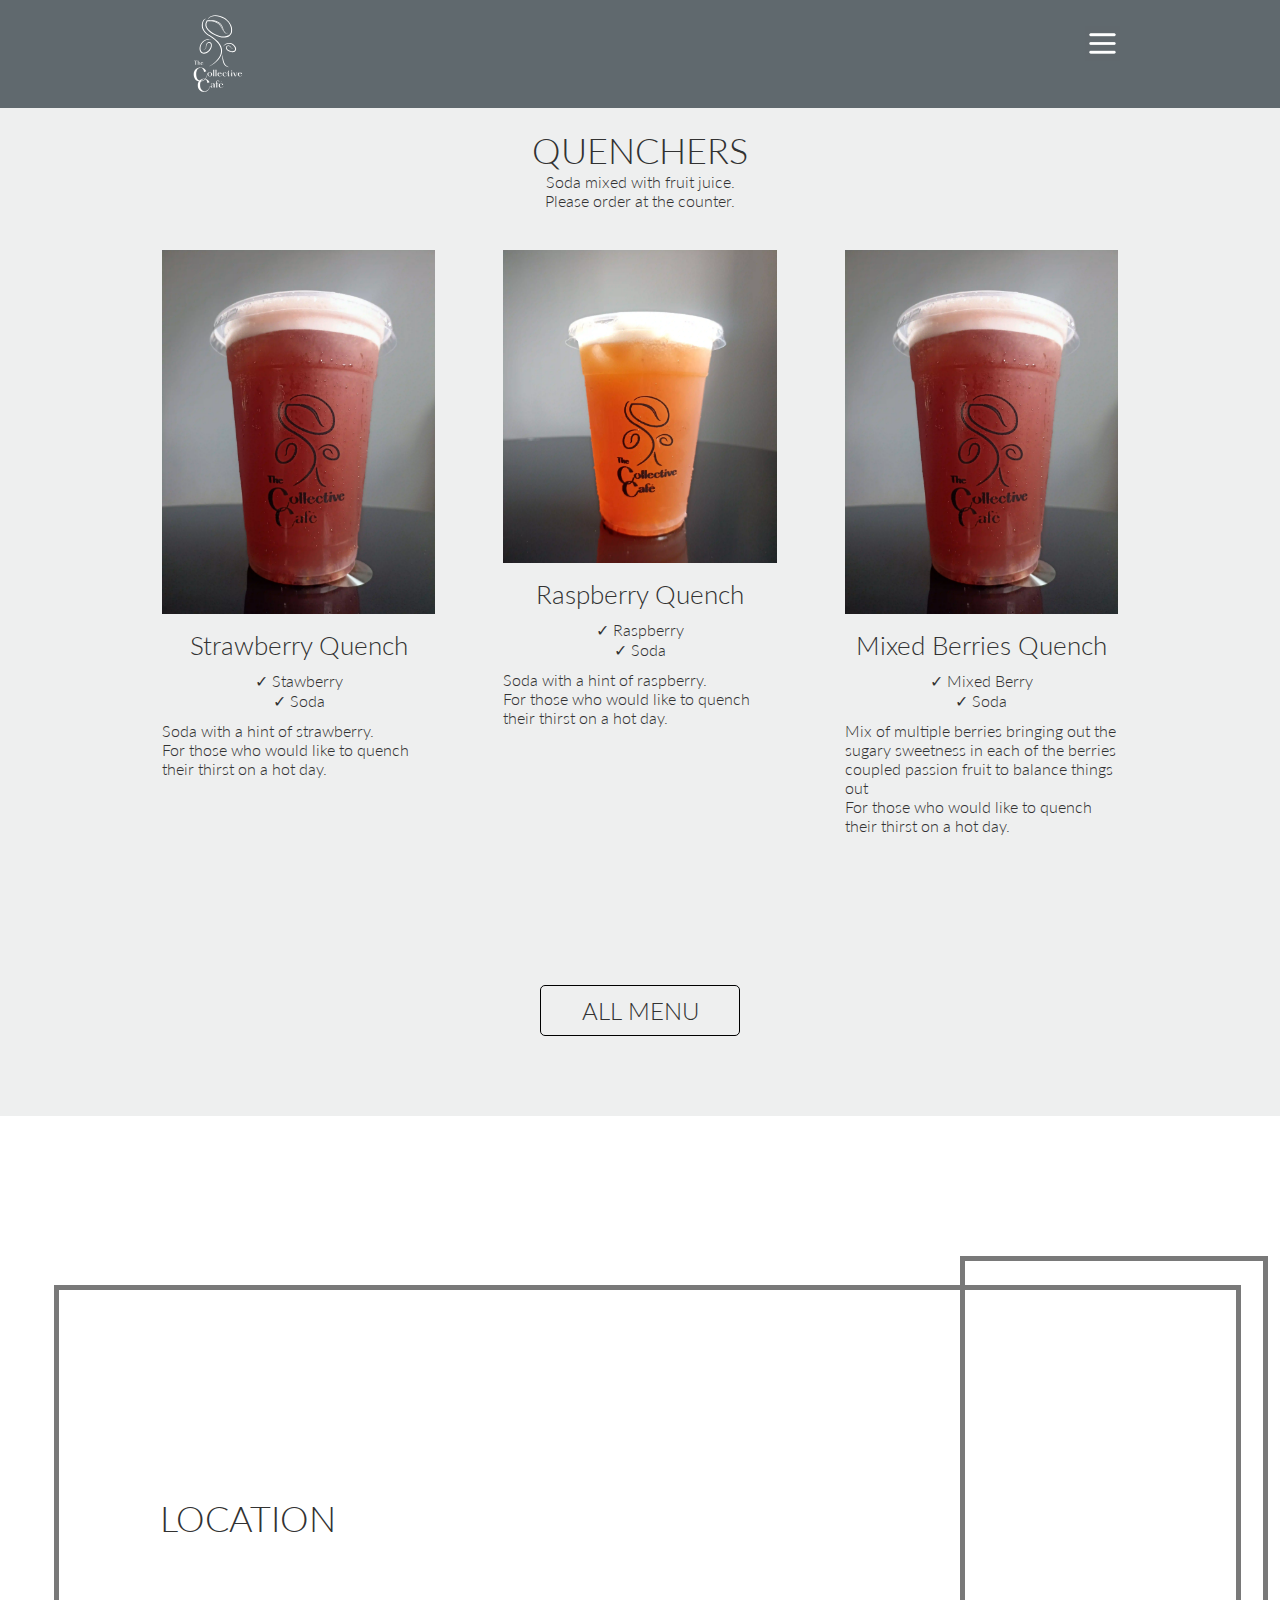
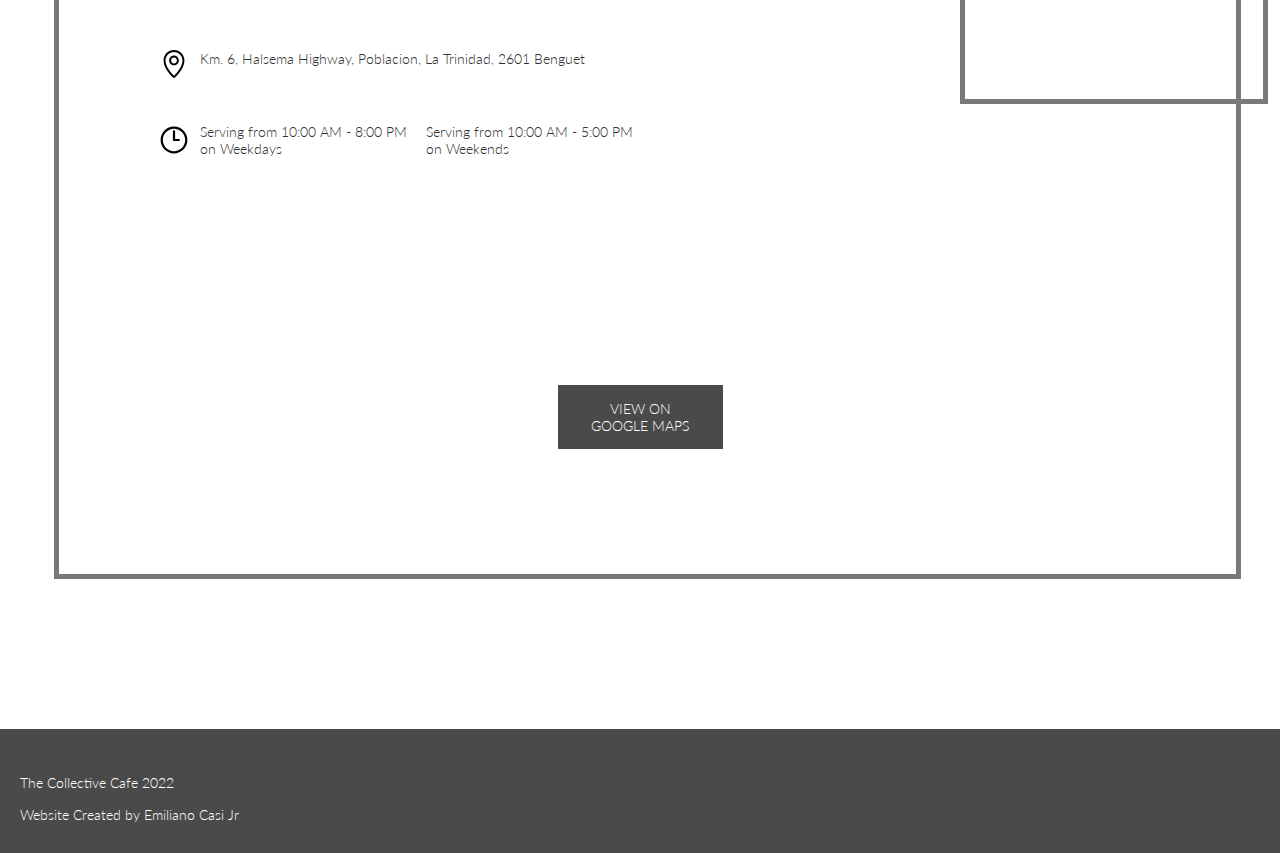
<file: menu-quenchers/index.html>
<!DOCTYPE html>
<html lang="en">
  <head>
    <meta charset="UTF-8" />
    <meta http-equiv="X-UA-Compatible" content="IE=edge" />
    <meta name="viewport" content="width=device-width, initial-scale=1.0" />
    <meta
      name="description"
      content="The Collective Cafe menu features espresso based coffe, brewed coffe, and unique fruit juices. Located at Km.6 La Trinidad."
    />
    <link rel="icon" type="image/x-icon" href="../img/favicon.svg" />
    <link rel="preload" as="image" href="/img/hero-image.svg" />
    <link rel="preload" as="image" href="/img/hero-background.webp" />
    <link rel="preconnect" href="https://fonts.googleapis.com" />
    <link rel="preconnect" href="https://fonts.gstatic.com" crossorigin />
    <link
      href="https://fonts.googleapis.com/css2?family=Lato:wght@300&display=optional"
      rel="stylesheet"
    />
    <link
      href="https://fonts.googleapis.com/css2?family=Shadows+Into+Light&display=swap"
      rel="stylesheet"
    />
    <link rel="stylesheet" href="../css/menu.css" />
    <title>The Collective Cafe - Menu</title>
  </head>
  <body>
    <!-- NavBar -->
    <nav class="nav-scrolled">
      <ul>
        <li>
          <a
            href="https://www.instagram.com/the_collective_cafe/"
            aria-label="instagram link"
            ><img
              class="instagram-icon"
              src="../img/instagram.svg"
              alt="instagram account link"
          /></a>
        </li>
        <li>
          <button class="hamburger" aria-label="hamburger-menu">
            <img
              class="hamburger-icon"
              src="../img/hamburger.png"
              alt="hamburger-menu"
            />
          </button>
        </li>
      </ul>
      <ul class="hamburger-menu">
        <li>
          <a href="../">Home</a>
        </li>
        <li>
          <a href="../menu/">All Menu</a>
        </li>
        <li>
          <a href="../menu-coffee/">Coffee</a>
        </li>
        <li>
          <a href="../menu-juices/">Passionade</a>
        </li>
        <li>
          <a href="../menu-breads/">Breads</a>
        </li>
        <!-- <li>
          <a href="../about-us">About Us</a>
        </li> -->
      </ul>
      <a href="/">
        <img
          class="logo"
          src="../img/hero-image.svg"
          alt="Collective Cafe Logo"
        />
      </a>
    </nav>

    <!-- Menu -->
    <div class="menu">
      <ul>
        <h2>QUENCHERS</h2>
        <p class="centered title-description">Soda mixed with fruit juice.</p>
        <p class="centered title-description">Please order at the counter.</p>
        <li>
          <img src="../img/strawberry.webp" alt="Coffee" />
          <h3>Strawberry Quench</h3>
          <p class="centered">✓ Stawberry</p>
          <p class="centered last-check">✓ Soda</p>
          <p>Soda with a hint of strawberry.</p>
          <p>For those who would like to quench their thirst on a hot day.</p>
        </li>
        <li>
          <img src="../img/raspberry.webp" alt="Coffee" />
          <h3>Raspberry Quench</h3>
          <p class="centered">✓ Raspberry</p>
          <p class="centered last-check">✓ Soda</p>
          <p>Soda with a hint of raspberry.</p>
          <p>For those who would like to quench their thirst on a hot day.</p>
        </li>
        <li>
          <img src="../img/strawberry.webp" alt="Coffee" />
          <h3>Mixed Berries Quench</h3>
          <p class="centered">✓ Mixed Berry</p>
          <p class="centered last-check">✓ Soda</p>
          <p>
            Mix of multiple berries bringing out the sugary sweetness in each of
            the berries coupled passion fruit to balance things out
          </p>
          <p>For those who would like to quench their thirst on a hot day.</p>
        </li>
      </ul>

      <div class="menu-nav-item all-menu-button">
        <a href="../menu"><h4>ALL MENU</h4></a>
      </div>
    </div>

    <!-- Location -->
    <div class="location-wrapper">
      <div class="location">
        <h2 class="slide-in from-bottom">LOCATION</h2>
        <div class="location-details-wrapper">
          <div class="location-details">
            <iframe
              defer
              class="location-img slide-in from-bottom"
              src="https://www.google.com/maps/embed?pb=!1m18!1m12!1m3!1d956.5691368546304!2d120.58731522919653!3d16.461528799289997!2m3!1f0!2f0!3f0!3m2!1i1024!2i768!4f13.1!3m3!1m2!1s0x3391a3ec48556439%3A0xfb5b4cc80917e936!2sThe%20Collective%20Caf%C3%A9!5e0!3m2!1sen!2sph!4v1670902204829!5m2!1sen!2sph"
              width="600"
              height="450"
              style="border: 0"
              allowfullscreen=""
              loading="lazy"
              referrerpolicy="no-referrer-when-downgrade"
            ></iframe>

            <div class="text-details">
              <div class="pin-location slide-in from-bottom">
                <img
                  class="icon"
                  src="../img/pin.svg"
                  alt="Pin image. Location on map."
                  loading="lazy"
                />
                <p class="pin-location-text">
                  Km. 6, Halsema Highway, Poblacion, La Trinidad, 2601 Benguet
                </p>
              </div>
              <div class="operating-time slide-in from-bottom">
                <img
                  class="icon"
                  src="../img/clock.svg"
                  alt="Clock image. Operating times."
                  loading="lazy"
                />
                <p class="operating-time-text">
                  Serving from 10:00 AM - 8:00 PM on Weekdays
                </p>
                <p class="operating-time-text">
                  Serving from 10:00 AM - 5:00 PM on Weekends
                </p>
              </div>
            </div>
          </div>
        </div>
        <a
          href="https://goo.gl/maps/E4ZGoRqCxhq728bdA"
          class="google-maps slide-in from-bottom"
          >VIEW ON GOOGLE MAPS</a
        >
      </div>
    </div>

    <!-- FOOTER -->
    <div class="footer">
      <p>The Collective Cafe 2022</p>
      <p>
        Website Created by
        <a href="https://emilianocasijr.com/">Emiliano Casi Jr</a>
      </p>
    </div>

    <!-- Import JS -->
    <script src="../js/navBar.js"></script>
  </body>
</html>
</file>
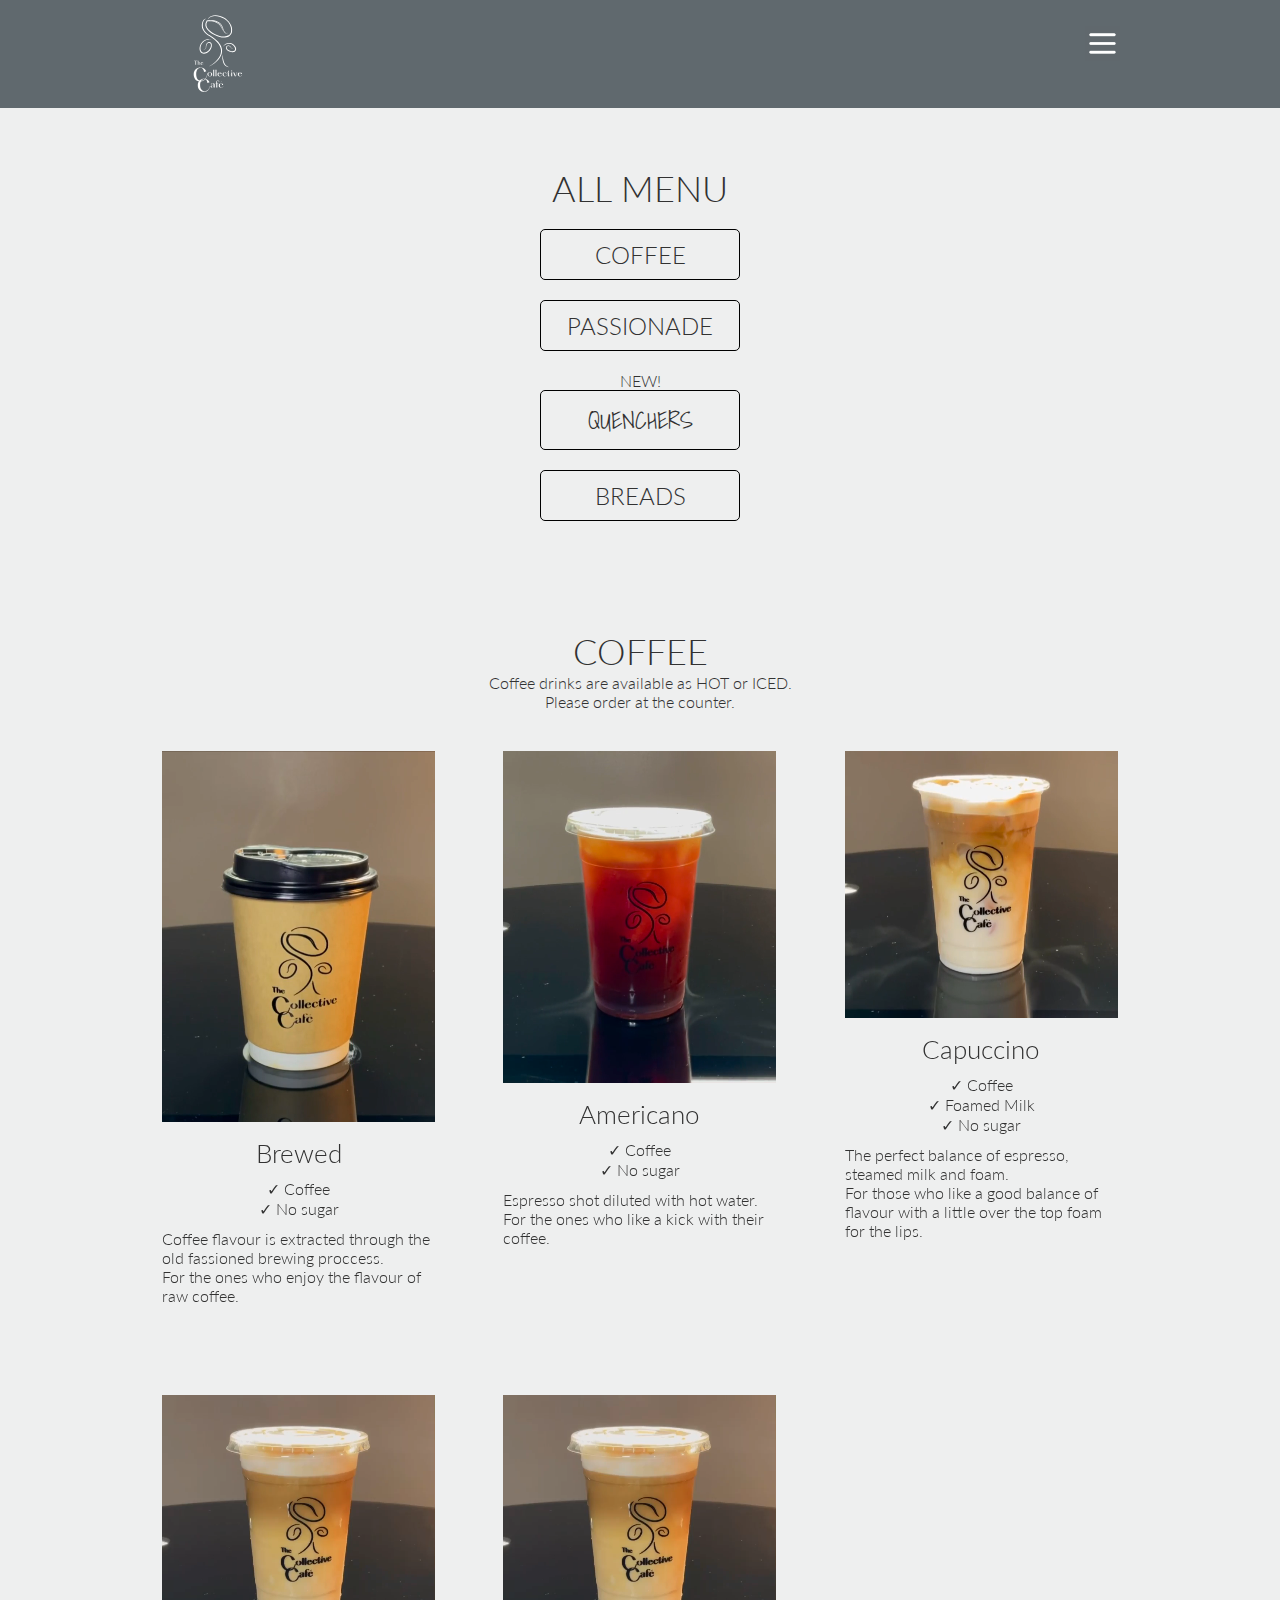
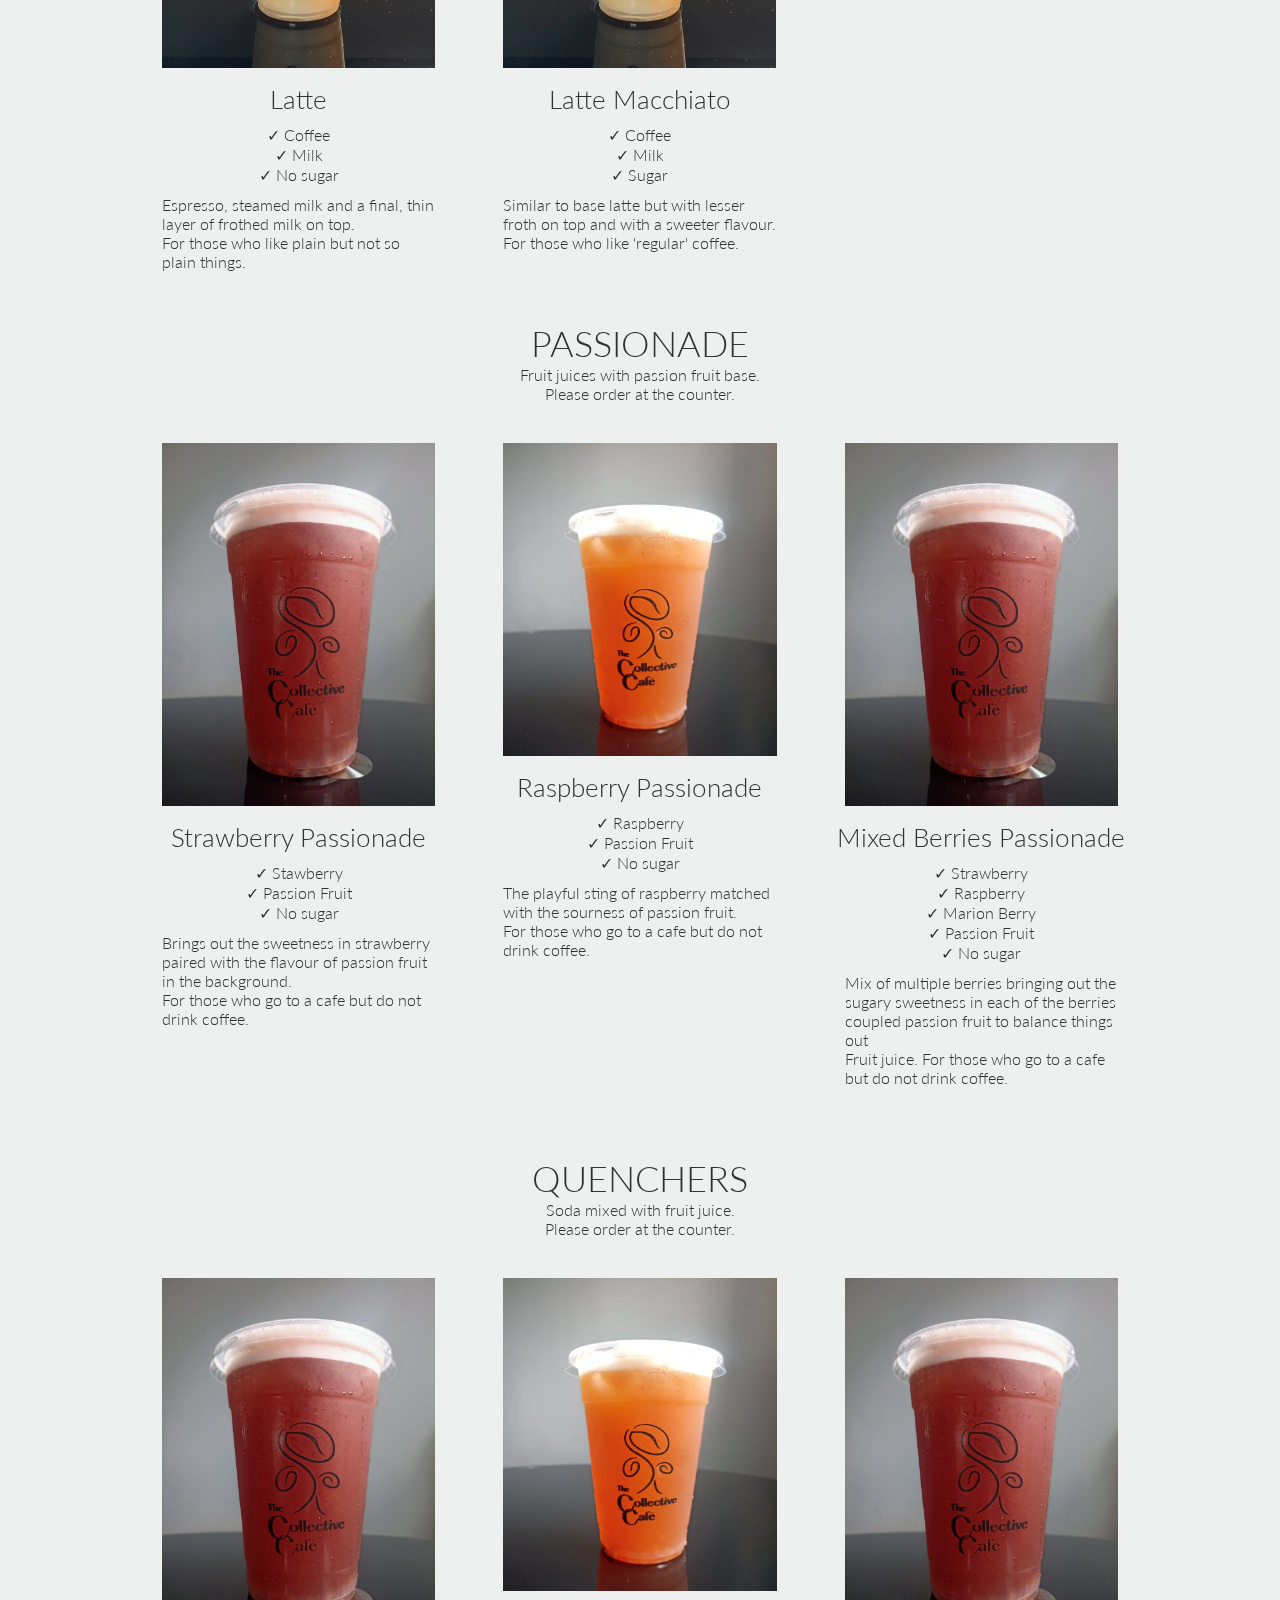
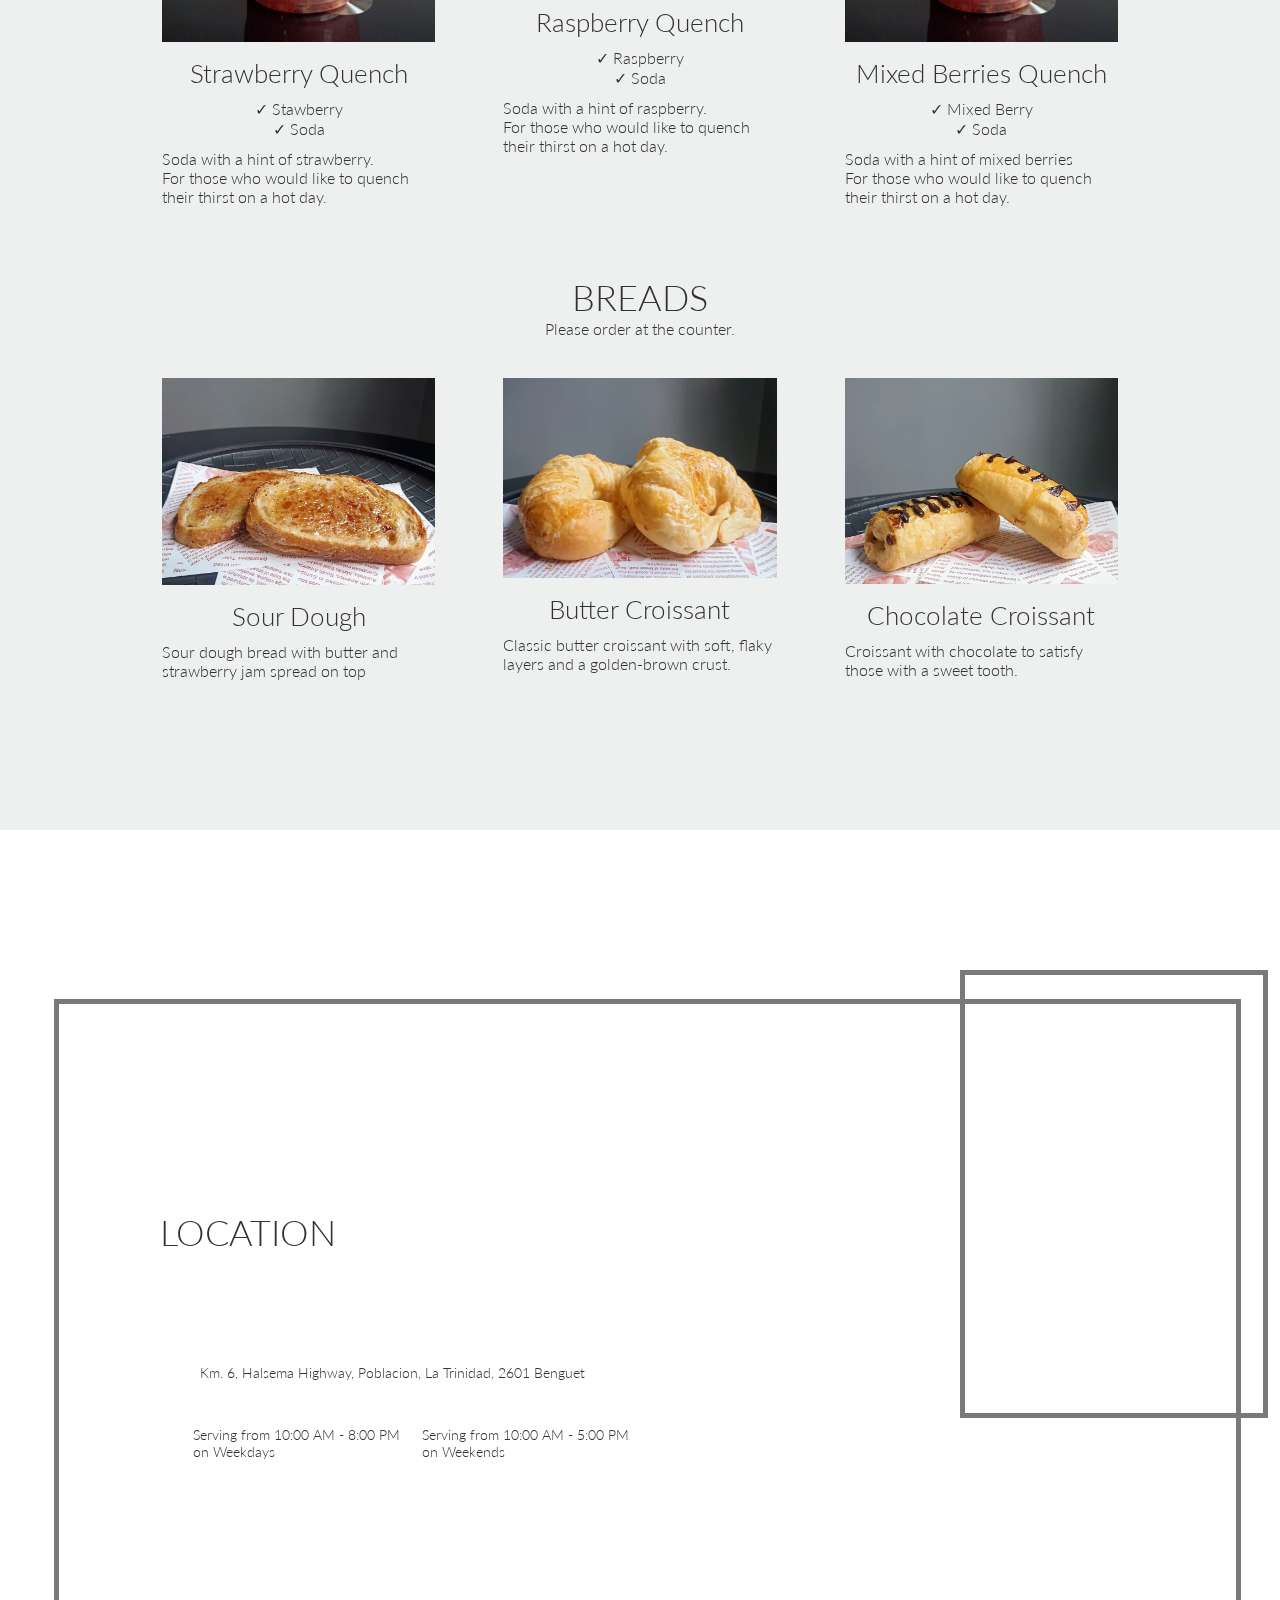
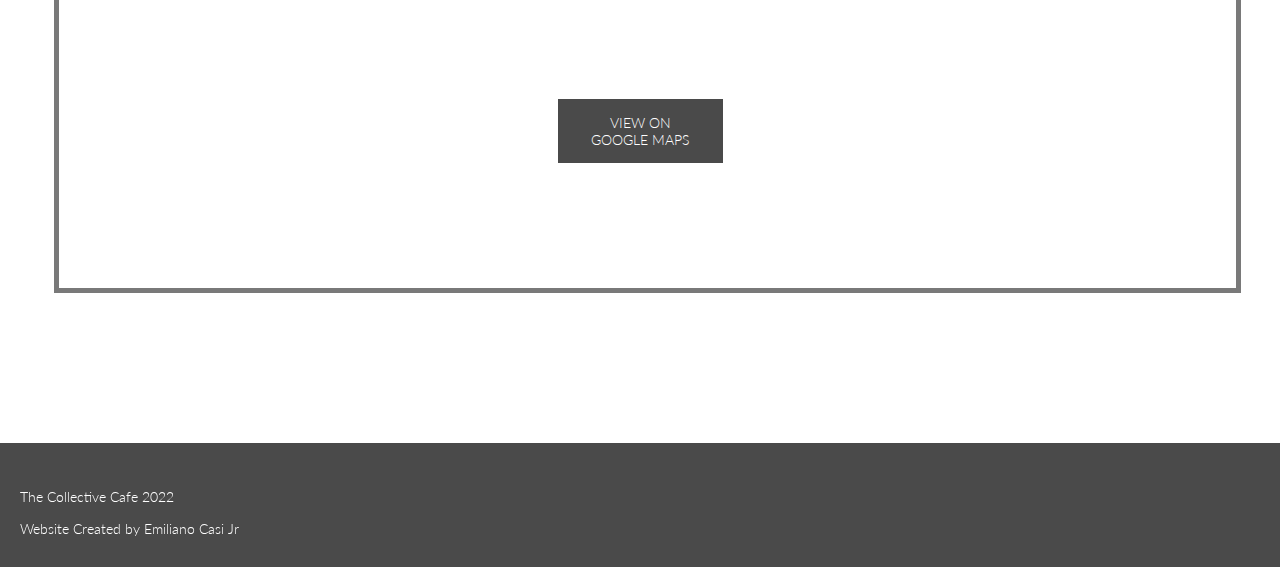
<file: menu/index.html>
<!DOCTYPE html>
<html lang="en">
  <head>
    <meta charset="UTF-8" />
    <meta http-equiv="X-UA-Compatible" content="IE=edge" />
    <meta name="viewport" content="width=device-width, initial-scale=1.0" />
    <meta
      name="description"
      content="The Collective Cafe menu features espresso based coffee, brewed coffee, and unique fruit juices. Located at Km.6 La Trinidad."
    />
    <link rel="icon" type="image/x-icon" href="../img/favicon.svg" />
    <link rel="preload" as="image" href="/img/hero-image.svg" />
    <link rel="preload" as="image" href="/img/hero-background.webp" />
    <link rel="preconnect" href="https://fonts.googleapis.com" />
    <link rel="preconnect" href="https://fonts.gstatic.com" crossorigin />
    <link
      href="https://fonts.googleapis.com/css2?family=Lato:wght@300&display=optional"
      rel="stylesheet"
    />
    <link
      href="https://fonts.googleapis.com/css2?family=Shadows+Into+Light&display=swap"
      rel="stylesheet"
    />
    <link rel="stylesheet" href="../css/menu.css" />
    <title>The Collective Cafe - Menu</title>
  </head>
  <body>
    <!-- NavBar -->
    <nav class="nav-scrolled">
      <ul>
        <li>
          <a
            href="https://www.instagram.com/the_collective_cafe/"
            aria-label="instagram link"
            ><img
              class="instagram-icon"
              src="../img/instagram.svg"
              alt="instagram account link"
          /></a>
        </li>
        <li>
          <button class="hamburger" aria-label="hamburger-menu">
            <img
              class="hamburger-icon"
              src="../img/hamburger.png"
              alt="hamburger-menu"
            />
          </button>
        </li>
      </ul>
      <ul class="hamburger-menu">
        <li>
          <a href="../">Home</a>
        </li>
        <li>
          <a href="#">All Menu</a>
        </li>
        <li>
          <a href="/menu-coffee/">Coffee</a>
        </li>
        <li>
          <a href="/menu-juices/">Passionade</a>
        </li>
        <li>
          <a class="quenchers" href="/menu-quenchers/">Quenchers</a
          ><span>NEW</span>
        </li>
        <li>
          <a href="/menu-breads/">Breads</a>
        </li>
        <!-- <li>
          <a href="../about-us">About Us</a>
        </li> -->
      </ul>
      <a href="/">
        <img
          class="logo"
          src="../img/hero-image.svg"
          alt="Collective Cafe Logo"
        />
      </a>
    </nav>

    <!-- Menu -->
    <div class="menu">
      <ul>
        <br />
        <br />
        <h2>ALL MENU</h2>
        <br />
        <div class="menu-nav">
          <div class="menu-nav-item">
            <a href="/menu-coffee"><h4>COFFEE</h4></a>
          </div>
          <div class="menu-nav-item">
            <a href="/menu-juices/"><h4>PASSIONADE</h4></a>
          </div>
          <span>NEW!</span>
          <div class="menu-nav-item">
            <a href="../menu-quenchers/"
              ><h4 class="quenchers">QUENCHERS</h4></a
            >
          </div>
          <div class="menu-nav-item">
            <a href="/menu-breads/"><h4>BREADS</h4></a>
          </div>
        </div>
        <br />
        <br />

        <h2>COFFEE</h2>
        <p class="centered title-description">
          Coffee drinks are available as HOT or ICED.
        </p>
        <p class="centered title-description">Please order at the counter.</p>
        <li>
          <video src="../img/brewed.mp4" muted loop autoplay></video>
          <h3>Brewed</h3>
          <p class="centered">✓ Coffee</p>
          <p class="centered last-check">✓ No sugar</p>
          <p>
            Coffee flavour is extracted through the old fassioned brewing
            proccess.
          </p>
          <p>For the ones who enjoy the flavour of raw coffee.</p>
        </li>
        <li>
          <video src="../img/Americano.mp4" muted loop autoplay></video>
          <h3>Americano</h3>
          <p class="centered">✓ Coffee</p>
          <p class="centered last-check">✓ No sugar</p>
          <p>Espresso shot diluted with hot water.</p>
          <p>For the ones who like a kick with their coffee.</p>
        </li>
        <li>
          <video src="../img/Capuccino.m4v" muted loop autoplay></video>
          <h3>Capuccino</h3>
          <p class="centered">✓ Coffee</p>
          <p class="centered">✓ Foamed Milk</p>
          <p class="centered last-check">✓ No sugar</p>
          <p>The perfect balance of espresso, steamed milk and foam.</p>
          <p>
            For those who like a good balance of flavour with a little over the
            top foam for the lips.
          </p>
        </li>
        <li>
          <video src="../img/Latte.m4v" muted loop autoplay></video>
          <h3>Latte</h3>
          <p class="centered">✓ Coffee</p>
          <p class="centered">✓ Milk</p>
          <p class="centered last-check">✓ No sugar</p>
          <p>
            Espresso, steamed milk and a final, thin layer of frothed milk on
            top.
          </p>
          <p>For those who like plain but not so plain things.</p>
        </li>
        <li>
          <video src="../img/Macchiato.m4v" muted loop autoplay></video>
          <h3>Latte Macchiato</h3>
          <p class="centered">✓ Coffee</p>
          <p class="centered">✓ Milk</p>
          <p class="centered last-check">✓ Sugar</p>
          <p>
            Similar to base latte but with lesser froth on top and with a
            sweeter flavour.
          </p>
          <p>For those who like 'regular' coffee.</p>
        </li>
        <br />
        <h2>PASSIONADE</h2>
        <p class="centered title-description">
          Fruit juices with passion fruit base.
        </p>
        <p class="centered title-description">Please order at the counter.</p>
        <li>
          <img src="../img/strawberry.webp" alt="Coffee" />
          <h3>Strawberry Passionade</h3>
          <p class="centered">✓ Stawberry</p>
          <p class="centered">✓ Passion Fruit</p>
          <p class="centered last-check">✓ No sugar</p>
          <p>
            Brings out the sweetness in strawberry paired with the flavour of
            passion fruit in the background.
          </p>
          <p>For those who go to a cafe but do not drink coffee.</p>
        </li>
        <li>
          <img src="../img/raspberry.webp" alt="Coffee" />
          <h3>Raspberry Passionade</h3>
          <p class="centered">✓ Raspberry</p>
          <p class="centered">✓ Passion Fruit</p>
          <p class="centered last-check">✓ No sugar</p>
          <p>
            The playful sting of raspberry matched with the sourness of passion
            fruit.
          </p>
          <p>For those who go to a cafe but do not drink coffee.</p>
        </li>
        <li>
          <img src="../img/strawberry.webp" alt="Coffee" />
          <h3>Mixed Berries Passionade</h3>
          <p class="centered">✓ Strawberry</p>
          <p class="centered">✓ Raspberry</p>
          <p class="centered">✓ Marion Berry</p>
          <p class="centered">✓ Passion Fruit</p>
          <p class="centered last-check">✓ No sugar</p>
          <p>
            Mix of multiple berries bringing out the sugary sweetness in each of
            the berries coupled passion fruit to balance things out
          </p>
          <p>
            Fruit juice. For those who go to a cafe but do not drink coffee.
          </p>
        </li>
        <br />
        <h2>QUENCHERS</h2>
        <p class="centered title-description">Soda mixed with fruit juice.</p>
        <p class="centered title-description">Please order at the counter.</p>
        <li>
          <img src="../img/strawberry.webp" alt="Coffee" />
          <h3>Strawberry Quench</h3>
          <p class="centered">✓ Stawberry</p>
          <p class="centered last-check">✓ Soda</p>
          <p>Soda with a hint of strawberry.</p>
          <p>For those who would like to quench their thirst on a hot day.</p>
        </li>
        <li>
          <img src="../img/raspberry.webp" alt="Coffee" />
          <h3>Raspberry Quench</h3>
          <p class="centered">✓ Raspberry</p>
          <p class="centered last-check">✓ Soda</p>
          <p>Soda with a hint of raspberry.</p>
          <p>For those who would like to quench their thirst on a hot day.</p>
        </li>
        <li>
          <img src="../img/strawberry.webp" alt="Coffee" />
          <h3>Mixed Berries Quench</h3>
          <p class="centered">✓ Mixed Berry</p>
          <p class="centered last-check">✓ Soda</p>
          <p>Soda with a hint of mixed berries</p>
          <p>For those who would like to quench their thirst on a hot day.</p>
        </li>
        <br />
        <h2>BREADS</h2>
        <p class="centered title-description">Please order at the counter.</p>
        <li>
          <img src="../img/sour-dough.webp" alt="Coffee" />
          <h3>Sour Dough</h3>
          <p>Sour dough bread with butter and strawberry jam spread on top</p>
        </li>
        <li>
          <img src="../img/croissant-butter.webp" alt="Coffee" />
          <h3>Butter Croissant</h3>
          <p>
            Classic butter croissant with soft, flaky layers and a golden-brown
            crust.
          </p>
        </li>
        <li>
          <img src="../img/croissant-choco.webp" alt="Coffee" />
          <h3>Chocolate Croissant</h3>
          <p>Croissant with chocolate to satisfy those with a sweet tooth.</p>
        </li>
      </ul>
    </div>

    <!-- Location -->
    <div class="location-wrapper">
      <div class="location">
        <h2 class="slide-in from-bottom">LOCATION</h2>
        <div class="location-details-wrapper">
          <div class="location-details">
            <iframe
              defer
              class="location-img slide-in from-bottom"
              src="https://www.google.com/maps/embed?pb=!1m18!1m12!1m3!1d956.5691368546304!2d120.58731522919653!3d16.461528799289997!2m3!1f0!2f0!3f0!3m2!1i1024!2i768!4f13.1!3m3!1m2!1s0x3391a3ec48556439%3A0xfb5b4cc80917e936!2sThe%20Collective%20Caf%C3%A9!5e0!3m2!1sen!2sph!4v1670902204829!5m2!1sen!2sph"
              width="600"
              height="450"
              style="border: 0"
              allowfullscreen=""
              loading="lazy"
              referrerpolicy="no-referrer-when-downgrade"
            ></iframe>

            <div class="text-details">
              <div class="pin-location slide-in from-bottom">
                <img
                  class="icon"
                  src="../img/pin.svg"
                  alt="Pin image. Location on map."
                  loading="lazy"
                />
                <p class="pin-location-text">
                  Km. 6, Halsema Highway, Poblacion, La Trinidad, 2601 Benguet
                </p>
              </div>
              <div class="operating-time slide-in from-bottom">
                <img
                  class="icon"
                  src="../img/clock.svg"
                  alt="Clock image. Operating times."
                  loading="lazy"
                />
                <p class="operating-time-text">
                  Serving from 10:00 AM - 8:00 PM on Weekdays
                </p>
                <p class="operating-time-text">
                  Serving from 10:00 AM - 5:00 PM on Weekends
                </p>
              </div>
            </div>
          </div>
        </div>
        <a
          href="https://goo.gl/maps/E4ZGoRqCxhq728bdA"
          class="google-maps slide-in from-bottom"
          >VIEW ON GOOGLE MAPS</a
        >
      </div>
    </div>

    <!-- FOOTER -->
    <div class="footer">
      <p>The Collective Cafe 2022</p>
      <p>
        Website Created by
        <a href="https://emilianocasijr.com/">Emiliano Casi Jr</a>
      </p>
    </div>

    <!-- Import JS -->
    <script src="../js/navBar.js"></script>
  </body>
</html>
</file>
<file: css/index.css>
* {
  box-sizing: border-box;
  margin: 0;
  padding: 0;
  font-family: "Lato", sans-serif;
  font-weight: 300;
  color: #323232;
  text-decoration: none;
}

html,
body {
  padding: 0;
  margin: 0;
  width: 100%;
  height: 100%;
}

@media screen and (min-width: 820px) {
  body {
    background-color: #eeefef;
  }
}

nav {
  position: fixed;
  top: 0;
  width: 100%;
  min-height: 12%;
  transition: all 1.5s ease;
  z-index: 99999;
}

nav ul {
  display: flex;
  justify-content: space-between;
  list-style: none;
  width: 75%;
  margin: auto;
  margin-top: 10%;
  transition: all 1.5s ease;
}

nav span {
  font-size: 16px;
  margin-left: 10px;
  vertical-align: middle;
  color: #d4d4d4;
}

nav .logo {
  position: absolute;
  height: 51vh;
  display: block;
  left: 0;
  right: 0;
  top: 0;
  margin: auto;
  transition: all 1.5s ease;
  transform: translateY(18%);
  animation: fadein 1.5s;
}

.quenchers {
  font-family: "Shadows Into Light", cursive;
}

@media screen and (min-width: 820px) {
  nav ul {
    margin-top: 3%;
  }

  nav .logo {
    max-width: 230px;
    right: auto;
    left: 15%;
    top: 120%;
    filter: invert(100%) sepia(100%) saturate(0%) hue-rotate(157deg)
      brightness(102%) contrast(105%);
  }
}

nav .instagram-icon {
  width: 35px;
  transition: all 1.5s ease;
  filter: invert(100%) sepia(100%) saturate(0%) hue-rotate(157deg)
    brightness(102%) contrast(105%);
}

@media screen and (min-width: 820px) {
  nav .instagram-icon {
    display: none;
  }
}

nav .hamburger-icon {
  width: 35px;
  transition: all 1.5s ease;
  filter: invert(100%) sepia(100%) saturate(0%) hue-rotate(157deg)
    brightness(102%) contrast(105%);
  cursor: pointer;
}

nav button {
  background: transparent;
  border: none;
}

@media screen and (min-width: 820px) {
  nav .hamburger-icon {
    margin-top: -20px;
    filter: none;
  }
}

.hamburger-menu {
  flex-direction: column;
  position: fixed;
  align-items: center;
  width: 100vw;
  height: 100vh;
  top: 0;
  margin: 0 !important;
  background-color: grey;
  z-index: -1;
  background-color: rgb(70, 81, 87);
  transition: all 1s ease;
  color: #fff;
  font-size: 32px;
  justify-content: flex-start;
  padding-top: 30%;
  left: 100%;
}

@media screen and (min-width: 820px) {
  .hamburger-menu {
    padding-top: 20%;
  }
}

.hamburger-menu li {
  margin-bottom: 30px;
}

.hamburger-menu.active {
  display: flex !important;
  transition: all 1s ease;
  left: 0;
}

.hamburger-menu a {
  color: #fff;
}

.haburger-menu .quenchers {
  color: #fff;
}

.quenchers {
  color: #fff;
}

.hero-image {
  height: 101vh;
  width: 100vw;
  background-image: url(../img/hero-background.webp);
  background-size: cover;
  transition: all 2s ease;
}

@media screen and (min-width: 820px) {
  .hero-wrapper {
    height: 101vh;
    overflow-x: hidden;
  }

  .hero-image {
    background-image: url(../img/hero-background-desktop.webp);
    position: relative;
    top: 10vh;
    width: 55vw;
    height: 70vh;
    display: block;
    margin-left: 40%;
  }

  .hero-image::after {
    content: " ";
    position: absolute;
    z-index: -1;
    top: 86px;
    left: 80px;
    right: -50px;
    bottom: -53px;
    border: 5px solid #fff;
  }

  .hero-image::before {
    content: " ";
    position: absolute;
    z-index: -1;
    top: 208px;
    left: 363px;
    right: -97px;
    bottom: -91px;
    border: 5px solid #fff;
  }
}

@media screen and (min-width: 1400px) {
  .hero-image {
    width: 45vw;
  }
}

@keyframes fadein {
  from {
    opacity: 0;
  }
  to {
    opacity: 1;
  }
}

.hero-blur {
  /* filter: blur(1px); */
  transition: all 2s ease;
}

.sharebar {
  position: absolute;
  left: 0;
  right: 0;
  margin: auto;
  margin-top: -15%;
  display: flex;
  max-width: 70vw;
  justify-content: space-between;
}

.sharebar ul {
  list-style: none;
}

.sharebar ul li a {
  color: #fff;
}

@media screen and (min-width: 820px) {
  .sharebar {
    left: 13%;
    margin: 0;
    margin-top: 10%;
    justify-content: unset;
  }

  .sharebar ul li a {
    color: #000;
    margin-right: 30px;
  }
}

.nav-scrolled {
  background-color: rgba(70, 81, 87, 0.85);
  transition: all 1.5s ease;
}

.nav-scrolled .logo {
  height: 10vh;
  position: absolute;
  top: 0;
  transition: all 1.5s ease;
  transform: translateY(10px);
}

@media screen and (min-width: 820px) {
  .nav-scrolled {
    max-height: 8%;
  }

  .nav-scrolled .logo {
    top: 10%;
    height: 80%;
    transition: all 1.5s ease;
    transform: translateY(0px);
    filter: none;
  }

  .nav-scrolled .hamburger-icon {
    margin-top: 0px;
    filter: invert(100%) sepia(100%) saturate(0%) hue-rotate(157deg)
      brightness(102%) contrast(105%);
  }
}

.nav-scrolled ul {
  margin-top: 6%;
  transition: all 1.5s ease;
}

@media screen and (min-width: 820px) {
  .nav-scrolled ul {
    margin-top: 2%;
  }
}

.products {
  background-color: #eeefef;
  text-align: center;
  padding-bottom: 130px;
}

@media screen and (min-width: 820px) {
  .products {
    max-width: 83%;
    margin: auto;
    margin-top: 150px;
    position: relative;
    padding-bottom: 230px;
  }

  /* .products::after {
    content: " ";
    position: absolute;
    z-index: -1;
    top: 200px;
    left: 200px;
    right: 200px;
    bottom: 200px;
    border: 5px solid #fff;
  } */
}

.products h2 {
  padding-top: 4.75rem;
  padding-bottom: 2.8125rem;
  font-size: 2.25rem;
}

@media screen and (min-width: 820px) {
  .products h2 {
    text-align: left;
    margin-left: 5%;
    max-width: 200px;
  }
  .products h2::after {
    content: " ";
    position: absolute;
    z-index: -1;
    top: 20px;
    left: -92px;
    right: -40px;
    bottom: -169px;
    border: 5px solid #fff;
  }

  .products h2::before {
    content: " ";
    position: absolute;
    z-index: -1;
    top: 37px;
    left: -46px;
    right: -280px;
    bottom: -350px;
    border: 5px solid #fff;
  }
}

.products .swiper {
  margin: auto;
  padding-bottom: 2.6875rem;
}

.products .swiper-slide {
  margin: auto;
}

.products img {
  width: 70%;
  margin-bottom: 10px;
}

.products video {
  width: 70%;
  margin-bottom: 10px;
}

.products h3 {
  font-size: 28px;
}

.swiper-pagination {
  bottom: 20px !important;
}

@media screen and (min-width: 820px) {
  .swiper-pagination {
    bottom: 0 !important;
  }
}

.swiper-pagination-bullet {
  margin: 0 5px !important;
}

.swiper-pagination-bullet-active {
  background: #849d9d !important;
}

.all-menu {
  position: relative;
  top: 30px;
  padding: 15px 35px;
  background-color: white;
  text-decoration: none;
}

@media screen and (min-width: 820px) {
  .all-menu {
    top: 90px;
  }
}

.location {
  padding: 80px 0px;
  text-align: center;
  margin: auto;
  width: 75%;
  position: relative;
}

@media screen and (min-width: 820px) {
  .location-wrapper {
    background-color: #fff;
    width: 100%;
    padding-top: 300px;
    padding-bottom: 200px;
  }
  .location {
    text-align: left;
    width: 75%;
  }

  .location::after {
    content: " ";
    position: absolute;
    z-index: 0;
    top: -131px;
    left: -106px;
    right: -121px;
    bottom: -50px;
    border: 5px solid #797979;
  }

  .location::before {
    content: " ";
    position: absolute;
    z-index: 0;
    top: -160px;
    left: 800px;
    right: -148px;
    bottom: 425px;
    border: 5px solid #797979;
  }
}

.location h2 {
  font-size: 36px;
  margin-bottom: 65px;
}

.location p {
  font-size: 14px;
}

.location .location-img {
  margin-top: 50px;
  width: 100%;
}

@media screen and (min-width: 820px) {
  .location .location-img {
    max-width: 50%;
    order: 2;
    margin-top: -200px;
  }
}

.location .icon {
  width: 28px;
}

.pin-location,
.operating-time {
  display: flex;
  text-align: left;
  margin-top: 45px;
}

.pin-location-text,
.operating-time-text {
  margin-left: 12px;
}

.location-details {
  position: relative;
  padding-bottom: 60px;
}

.location-details:before {
  content: " ";
  position: absolute;
  z-index: -1;
  top: 12px;
  left: -32px;
  right: -17px;
  bottom: 0px;
  border: 2px solid #797979;
}

.location-details:after {
  content: " ";
  position: absolute;
  z-index: -1;
  top: 0px;
  left: -24px;
  right: -27px;
  bottom: 12px;
  border: 2px solid #797979;
}

@media screen and (min-width: 820px) {
  .location-details {
    display: flex;
    justify-content: space-between;
    margin: auto;
  }
}

.google-maps {
  text-decoration: none;
  display: block;
  margin: auto;
  margin-top: 70px;
  padding: 15px 25px;
  max-width: 165px;
  background-color: #4a4a4a;
  color: #fff;
  font-size: 14px;
}

@media screen and (min-width: 820px) {
  .google-maps {
    text-align: center;
    position: relative;
    z-index: 2;
  }
}

.contact-us {
  background-color: #eeefef;
  padding: 120px 0px;
}

.contact-us h2 {
  text-align: center;
  margin-bottom: 95px;
  font-size: 36px;
}

.contact-us .wrapper {
  display: flex;
  margin-bottom: 80px;
  margin-left: 15%;
}

.contact-us img {
  width: 38px;
  margin-right: 30px;
}

.contact-us p {
  font-size: 12px;
  margin-top: 4px;
}

.about-us {
  text-align: center;
  padding: 90px 0px;
  position: relative;
  width: 75%;
  margin: auto;
}

@media screen and (min-width: 820px) {
  .about-us {
    width: 40%;
  }
}

.about-us h2 {
  font-size: 36px;
  color: #202020;
}

.about-us-wrapper {
  position: relative;
  padding: 70px 0px 90px;
}

.about-us-wrapper:before {
  content: " ";
  position: absolute;
  z-index: -1;
  top: 12px;
  left: -32px;
  right: -17px;
  bottom: 0px;
  border: 2px solid #797979;
}

.about-us-wrapper:after {
  content: " ";
  position: absolute;
  z-index: -1;
  top: 0px;
  left: -24px;
  right: -27px;
  bottom: 12px;
  border: 2px solid #797979;
}

.about-us h2 {
  margin-bottom: 70px;
}

.about-us img {
  display: block;
  margin: auto;
  margin-bottom: 72px;
  width: 100%;
}

@media screen and (min-width: 820px) {
  .about-us img {
    max-width: 600px;
  }
}

.about-us a {
  padding: 15px 25px;
  color: #fff;
  background-color: #202020;
}

.footer {
  background-color: #4a4a4a;
  padding: 30px 0 30px 20px;
  font-size: 14px;
}

.footer p,
.footer a {
  color: white;
}

.footer p {
  margin-top: 15px;
}

.from-left {
  transform: translateX(-80%);
}

.from-right {
  transform: translateX(80%);
}

.from-left,
.from-right {
  transition: opacity 300ms ease-in, transform 700ms ease-in;
  opacity: 0;
}

.from-left.appear,
.from-right.appear {
  transform: translateX(0);
  opacity: 1;
}

.from-bottom {
  transform: translateY(50%);
  transition: opacity 300ms ease-in, transform 400ms ease-in;
  opacity: 0;
}

.from-bottom.appear {
  transform: translateY(0);
  opacity: 1;
}
</file>
<file: css/about-us.css>
* {
  box-sizing: border-box;
  margin: 0;
  padding: 0;
  font-family: "Lato", sans-serif;
  font-weight: 300;
  color: #323232;
  text-decoration: none;
}

body {
  background-color: #eeefef;
  text-align: center;
}

nav {
  position: fixed;
  top: 0;
  width: 100%;
  min-height: 12%;
  transition: all 1.5s ease;
  z-index: 99999;
}

nav ul {
  display: flex;
  justify-content: space-between;
  list-style: none;
  width: 75%;
  margin: auto;
  margin-top: 10%;
  transition: all 1.5s ease;
}

nav .logo {
  position: absolute;
  height: 51vh;
  display: block;
  left: 0;
  right: 0;
  top: 0;
  margin: auto;
  transition: all 1.5s ease;
  transform: translateY(18%);
  animation: fadein 1.5s;
}

@media screen and (min-width: 820px) {
  nav ul {
    margin-top: 3%;
  }

  nav .logo {
    max-width: 230px;
    right: auto;
    left: 15%;
    top: 120%;
    filter: invert(100%) sepia(100%) saturate(0%) hue-rotate(157deg)
      brightness(102%) contrast(105%);
  }
}

nav .instagram-icon {
  width: 35px;
  transition: all 1.5s ease;
  filter: invert(100%) sepia(100%) saturate(0%) hue-rotate(157deg)
    brightness(102%) contrast(105%);
}

@media screen and (min-width: 820px) {
  nav .instagram-icon {
    display: none;
  }
}

nav .hamburger-icon {
  width: 35px;
  transition: all 1.5s ease;
  filter: invert(100%) sepia(100%) saturate(0%) hue-rotate(157deg)
    brightness(102%) contrast(105%);
  cursor: pointer;
}

@media screen and (min-width: 820px) {
  nav .hamburger-icon {
    margin-top: -20px;
    filter: none;
  }
}

.nav-scrolled {
  background-color: rgba(70, 81, 87, 0.85);
  transition: all 1.5s ease;
}

.nav-scrolled .logo {
  height: 10vh;
  position: absolute;
  top: 0;
  transition: all 1.5s ease;
  transform: translateY(10px);
}

@media screen and (min-width: 820px) {
  .nav-scrolled {
    max-height: 8%;
  }

  .nav-scrolled .logo {
    top: 10%;
    height: 80%;
    transition: all 1.5s ease;
    transform: translateY(0px);
    filter: none;
  }

  .nav-scrolled .hamburger-icon {
    margin-top: 0px;
    filter: invert(100%) sepia(100%) saturate(0%) hue-rotate(157deg)
      brightness(102%) contrast(105%);
  }
}

.nav-scrolled ul {
  margin-top: 6%;
  transition: all 1.5s ease;
}

@media screen and (min-width: 820px) {
  .nav-scrolled ul {
    margin-top: 2%;
  }
}

nav button {
  background: transparent;
  border: none;
}

@media screen and (min-width: 820px) {
  nav .hamburger-icon {
    margin-top: -20px;
    filter: none;
  }
}

.hamburger-menu {
  flex-direction: column;
  position: fixed;
  align-items: center;
  width: 100vw;
  height: 100vh;
  top: 0;
  margin: 0 !important;
  background-color: grey;
  z-index: -1;
  background-color: rgb(70, 81, 87);
  transition: all 1s ease;
  color: #fff;
  font-size: 32px;
  justify-content: flex-start;
  padding-top: 30%;
  left: 100%;
}

@media screen and (min-width: 820px) {
  .hamburger-menu {
    padding-top: 20%;
  }
}

.hamburger-menu li {
  margin-bottom: 30px;
}

.hamburger-menu.active {
  display: flex !important;
  transition: all 1s ease;
  left: 0;
}

.hamburger-menu a {
  color: #fff;
}

.about-us {
  margin: auto;
  margin-top: 30%;
  width: 80%;
  padding-bottom: 60px;
}

@media screen and (min-width: 820px) {
  .about-us {
    margin-top: 8%;
    width: 50%;
  }
}

.about-us img {
  width: 100%;
}

@media screen and (min-width: 820px) {
  .about-us img {
    max-width: 600px;
  }
}

.about-us h2 {
  margin-bottom: 20px;
  font-size: 36px;
}

.about-us p {
  margin-top: 20px;
}

.contact-us {
  background-color: #fff;
  padding: 60px 0px;
  text-align: left;
}

.contact-us h2 {
  text-align: center;
  margin-bottom: 50px;
  font-size: 36px;
}

.contact-us .wrapper {
  display: flex;
  margin-bottom: 40px;
  margin-left: 15%;
}

.contact-us img {
  width: 38px;
  margin-right: 30px;
}

.contact-us p {
  font-size: 12px;
  margin-top: 4px;
}

.footer {
  background-color: #4a4a4a;
  padding: 30px 0 30px 20px;
  font-size: 14px;
}

.footer p,
.footer a {
  color: white;
}

.footer p {
  margin-top: 15px;
}
</file>
<file: css/menu.css>
* {
  box-sizing: border-box;
  margin: 0;
  padding: 0;
  font-family: "Lato", sans-serif;
  font-weight: 300;
  color: #323232;
  text-decoration: none;
}

body {
  background-color: #eeefef;
  text-align: center;
}

nav {
  position: fixed;
  top: 0;
  width: 100%;
  min-height: 12%;
  transition: all 1.5s ease;
  z-index: 99999;
}

nav ul {
  display: flex;
  justify-content: space-between;
  list-style: none;
  width: 75%;
  margin: auto;
  margin-top: 10%;
  transition: all 1.5s ease;
}

nav span {
  font-size: 16px;
  margin-left: 10px;
  vertical-align: middle;
  color: #d4d4d4;
}

nav .logo {
  position: absolute;
  height: 51vh;
  display: block;
  left: 0;
  right: 0;
  top: 0;
  margin: auto;
  transition: all 1.5s ease;
  transform: translateY(18%);
  animation: fadein 1.5s;
}

.quenchers {
  font-family: "Shadows Into Light", cursive;
}

@media screen and (min-width: 820px) {
  nav ul {
    margin-top: 3%;
  }

  nav .logo {
    max-width: 230px;
    right: auto;
    left: 15%;
    top: 120%;
    filter: invert(100%) sepia(100%) saturate(0%) hue-rotate(157deg)
      brightness(102%) contrast(105%);
  }
}

nav .instagram-icon {
  width: 35px;
  transition: all 1.5s ease;
  filter: invert(100%) sepia(100%) saturate(0%) hue-rotate(157deg)
    brightness(102%) contrast(105%);
}

@media screen and (min-width: 820px) {
  nav .instagram-icon {
    display: none;
  }
}

nav .hamburger-icon {
  width: 35px;
  transition: all 1.5s ease;
  filter: invert(100%) sepia(100%) saturate(0%) hue-rotate(157deg)
    brightness(102%) contrast(105%);
  cursor: pointer;
}

@media screen and (min-width: 820px) {
  nav .hamburger-icon {
    margin-top: -20px;
    filter: none;
  }
}

.nav-scrolled {
  background-color: rgba(70, 81, 87, 0.85);
  transition: all 1.5s ease;
}

.nav-scrolled .logo {
  height: 10vh;
  position: absolute;
  top: 0;
  transition: all 1.5s ease;
  transform: translateY(10px);
}

@media screen and (min-width: 820px) {
  .nav-scrolled {
    max-height: 8%;
  }

  .nav-scrolled .logo {
    top: 10%;
    height: 80%;
    transition: all 1.5s ease;
    transform: translateY(0px);
    filter: none;
  }

  .nav-scrolled .hamburger-icon {
    margin-top: 0px;
    filter: invert(100%) sepia(100%) saturate(0%) hue-rotate(157deg)
      brightness(102%) contrast(105%);
  }
}

.nav-scrolled ul {
  margin-top: 6%;
  transition: all 1.5s ease;
}

@media screen and (min-width: 820px) {
  .nav-scrolled ul {
    margin-top: 2%;
  }
}

nav button {
  background: transparent;
  border: none;
}

@media screen and (min-width: 820px) {
  nav .hamburger-icon {
    margin-top: -20px;
    filter: none;
  }
}

.hamburger-menu {
  flex-direction: column;
  position: fixed;
  align-items: center;
  width: 100vw;
  height: 100vh;
  top: 0;
  margin: 0 !important;
  background-color: grey;
  z-index: -1;
  background-color: rgb(70, 81, 87);
  transition: all 1s ease;
  color: #fff;
  font-size: 32px;
  justify-content: flex-start;
  padding-top: 30%;
  left: 100%;
}

@media screen and (min-width: 820px) {
  .hamburger-menu {
    padding-top: 20%;
  }
}

.hamburger-menu li {
  margin-bottom: 30px;
}

.hamburger-menu.active {
  display: flex !important;
  transition: all 1s ease;
  left: 0;
}

.hamburger-menu a {
  color: #fff;
}

.menu {
  margin-top: 30%;
}

@media screen and (min-width: 820px) {
  .menu {
    margin-top: 10%;
  }
}

h2 {
  text-align: center;
  font-size: 36px;
}

@media screen and (min-width: 820px) {
  h2 {
    grid-column: 1/-1;
  }
}

.menu img {
  width: 80%;
  margin: auto;
  display: block;
  margin-top: 40px;
  min-height: 200px;
}

.menu video {
  width: 80%;
  margin: auto;
  display: block;
  margin-top: 40px;
  min-height: 200px;
}

.menu .last-check {
  margin-bottom: 10px;
}

h3 {
  text-align: center;
  font-size: 26px;
  margin-top: 15px;
  margin-bottom: 10px;
}

.menu-nav {
  margin-bottom: 50px;
}

@media screen and (min-width: 820px) {
  .menu-nav {
    grid-column: 1/-1;
  }
}

.menu-nav-item {
  border: 1px solid black;
  border-radius: 5px;
  padding: 10px 0px;
  width: 200px;
  display: block;
  margin: auto;
  margin-bottom: 20px;
  font-size: 24px;
}

@media screen and (min-width: 820px) {
  .all-menu-button {
    margin-bottom: 80px;
  }
}

.menu p {
  display: block;
  margin-top: 30px;
  width: 80%;
  margin: auto;
  text-align: left;
}

.menu p.centered {
  text-align: center;
}

.menu p.title-description {
  grid-column: 1/-1;
}

.menu p.description {
  font-size: 18px;
}

@media screen and (min-width: 820px) {
  .menu ul {
    display: grid;
    grid-template-columns: 1fr 1fr 1fr;
    margin: auto;
    width: 80%;
    margin-bottom: 100px;
  }

  .menu li {
    list-style: none;
  }
}

.menu li {
  margin-bottom: 50px;
}

.location {
  padding: 80px 0px;
  text-align: center;
  margin: auto;
  width: 75%;
  position: relative;
}

@media screen and (min-width: 820px) {
  .location-wrapper {
    background-color: #fff;
    width: 100%;
    padding-top: 300px;
    padding-bottom: 200px;
  }
  .location {
    text-align: left;
    width: 75%;
  }

  .location::after {
    content: " ";
    position: absolute;
    z-index: 0;
    top: -131px;
    left: -106px;
    right: -121px;
    bottom: -50px;
    border: 5px solid #797979;
  }

  .location::before {
    content: " ";
    position: absolute;
    z-index: 0;
    top: -160px;
    left: 800px;
    right: -148px;
    bottom: 425px;
    border: 5px solid #797979;
  }
}

.location h2 {
  font-size: 36px;
  margin-bottom: 65px;
}

@media screen and (min-width: 820px) {
  .location h2 {
    text-align: left;
  }
}

.location p {
  font-size: 14px;
}

.location .location-img {
  margin-top: 50px;
  width: 100%;
}

@media screen and (min-width: 820px) {
  .location .location-img {
    max-width: 50%;
    order: 2;
    margin-top: -200px;
  }
}

.location .icon {
  width: 28px;
}

.pin-location,
.operating-time {
  display: flex;
  text-align: left;
  margin-top: 45px;
}

.pin-location-text,
.operating-time-text {
  margin-left: 12px;
}

.location-details {
  position: relative;
  padding-bottom: 60px;
}

.location-details:before {
  content: " ";
  position: absolute;
  z-index: -1;
  top: 12px;
  left: -32px;
  right: -17px;
  bottom: 0px;
  border: 2px solid #797979;
}

.location-details:after {
  content: " ";
  position: absolute;
  z-index: -1;
  top: 0px;
  left: -24px;
  right: -27px;
  bottom: 12px;
  border: 2px solid #797979;
}

@media screen and (min-width: 820px) {
  .location-details {
    display: flex;
    justify-content: space-between;
    margin: auto;
  }
}

.google-maps {
  text-decoration: none;
  display: block;
  margin: auto;
  margin-top: 70px;
  padding: 15px 25px;
  max-width: 165px;
  background-color: #4a4a4a;
  color: #fff;
  font-size: 14px;
}

@media screen and (min-width: 820px) {
  .google-maps {
    position: relative;
    z-index: 2;
    text-align: center;
  }
}

.footer {
  background-color: #4a4a4a;
  padding: 30px 0 30px 20px;
  font-size: 14px;
  text-align: left;
}

.footer p,
.footer a {
  color: white;
}

.footer p {
  margin-top: 15px;
}
</file>
